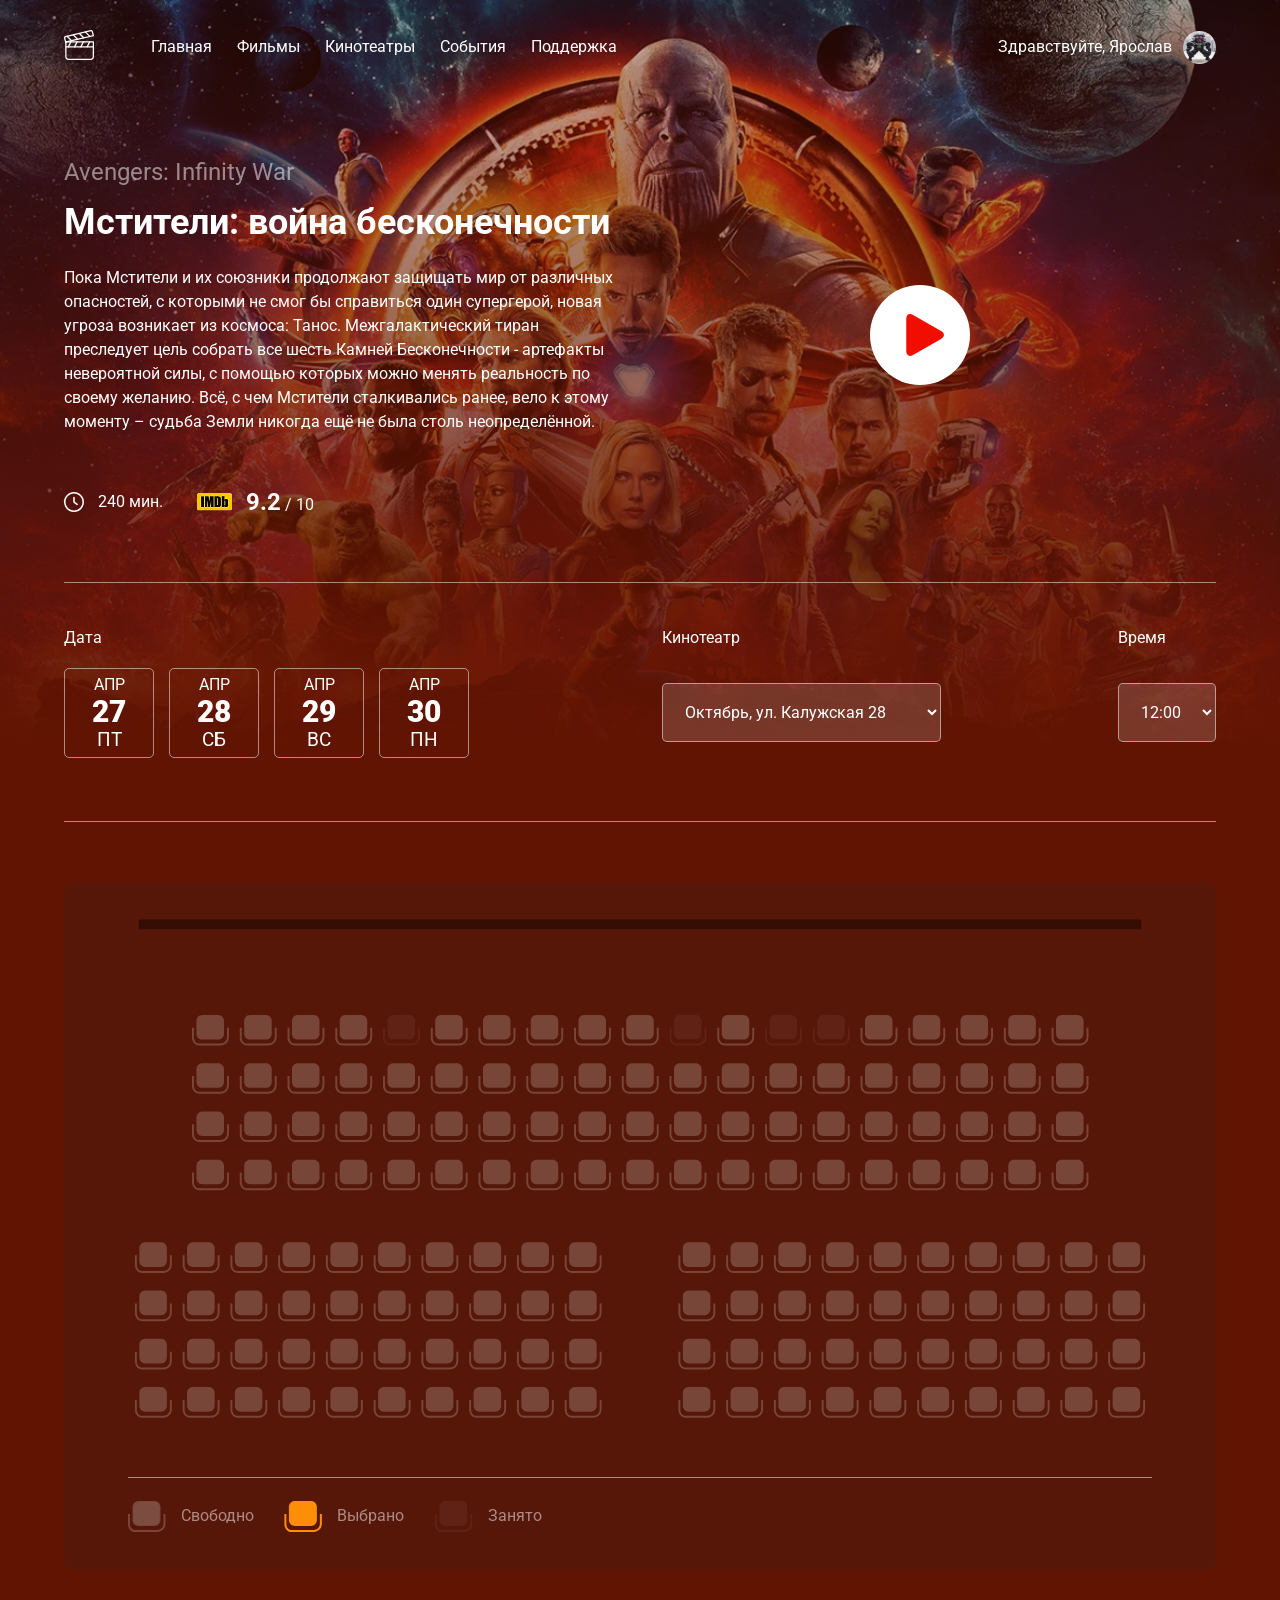
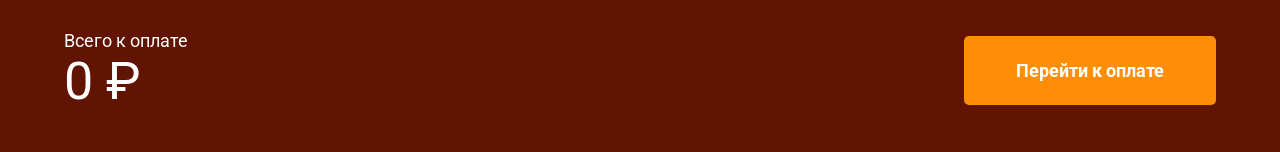
<file: 4день/index.html>
<!DOCTYPE html>
<html lang="en">
<head>
    <meta charset="UTF-8">
    <meta name="viewport" content="width=device-width, initial-scale=1.0">
    <link rel="preconnect" href="https://fonts.googleapis.com">
<link rel="preconnect" href="https://fonts.gstatic.com" crossorigin>
<link href="https://fonts.googleapis.com/css2?family=Roboto:ital,wght@0,100..900;1,100..900&display=swap" rel="stylesheet">
<link rel="stylesheet" href="https://cdn.jsdelivr.net/npm/@fancyapps/ui@4.0/dist/fancybox.css" />
    <link rel="stylesheet" href="css/normalize.css">
    <link rel="stylesheet" href="css/style.css">
    <title>Online Cinema</title>
</head>
<body>
    <header class="header">
        <div class="navbar container">
             <a href="#">
            <img src="image/logo.svg" alt="loga">
        </a>
        <nav class="nav">
            <ul class="menu">
                <li class="menu-item">
                    <a href="#" class="menu-link">Главная</a>
                </li>
                <li class="menu-item">
                    <a href="#" class="menu-link">Фильмы</a>
                </li>
                <li class="menu-item">
                    <a href="#" class="menu-link">Кинотеатры</a>
                </li>
                <li class="menu-item">
                    <a href="#" class="menu-link">События</a>
                </li>
                <li class="menu-item">
                    <a href="#" class="menu-link">Поддержка</a>
                </li>
            </ul>
        </nav>
        <div class="user">
            <span class="">Здравствуйте, Ярослав</span>
            <img class="avatar" src="image/dhZSL.jpg" alt="картинка">
        </div>
        </div><!-- /.navbar -->
        <div class="film container"> 
            <div class="film-info">
                <small class="film-title-small">Avengers: Infinity War</small>
                <h1 class="film-title">Мстители: война бесконечности</h1>
                <p class="film-description">Пока Мстители и их союзники продолжают защищать мир от различных опасностей, с которыми не смог бы справиться один супергерой, новая угроза возникает из космоса: Танос. Межгалактический тиран преследует цель собрать все шесть Камней Бесконечности - артефакты невероятной силы, с помощью которых можно менять реальность по своему желанию. Всё, с чем Мстители сталкивались ранее, вело к этому моменту – судьба Земли никогда ещё не была столь неопределённой.</p>
                <div class="film-details">
                <div class="time">
                    <img src="image/clock 1.svg" alt="clock" class="time-icon">
                    <span class="time-counter">240 мин.</span>
                </div>

                <div class="rating">
                    <img src="image/imdb.png" alt="imdb logo" class="rating-icon">
                    <span class="rating-counter">
                        <strong class="rating-current">9.2</strong> / 10
                    </span>
                </div>
            </div>
            <!-- /.film-details -->
            </div><!-- /.film-info -->
            <a
          data-fancybox="video-gallery"
          data-src="https://www.youtube.com/watch?v=6ZfuNTqbHE8&ab_channel=MarvelEntertainment" class="film-trailer"
          href="#"
          class="film-trailer"
            >
              <svg width="100" height="100" viewBox="0 0 100 100" fill="none" xmlns="http://www.w3.org/2000/svg">
<circle cx="50" cy="50" r="50" fill="white"/>
<g clip-path="url(#clip0_1_158)">
<path d="M43.0758 30.0033C39.3071 27.8416 36.2518 29.6125 36.2518 33.9556V66.0059C36.2518 70.3533 39.3071 72.1219 43.0758 69.9623L71.0893 53.8967C74.8592 51.7342 74.8592 48.2306 71.0893 46.0686L43.0758 30.0033Z" fill="#F20D01"/>
</g>
<defs>
<clipPath id="clip0_1_158">
<rect width="41.8013" height="41.8013" fill="white" transform="translate(34.1837 29.0816)"/>
</clipPath>
</defs>
</svg>
</a>
</div>
<!-- /.film -->
<div class="session container">

        <div class="session-date">
            <span class="session-label">Дата</span>

            <div class="session-date-block">
                <div class="session-date-item">
                    <span class="session-month">АПР</span>
                    <span class="session-day">27</span>
                    <span class="session-week">ПТ</span>
                </div>

                <div class="session-date-item">
                    <span class="session-month">АПР</span>
                    <span class="session-day">28</span>
                    <span class="session-week">СБ</span>
                </div>

                <div class="session-date-item">
                    <span class="session-month">АПР</span>
                    <span class="session-day">29</span>
                    <span class="session-week">ВС</span>
                </div>

                <div class="session-date-item">
                    <span class="session-month">АПР</span>
                    <span class="session-day">30</span>
                    <span class="session-week">ПН</span>
                </div>
            </div>
        </div>
        <!-- /.date -->
        <div class="session-cinema">
            <span class="session-label">Кинотеатр</span>

            <select class="select" name="cinema">
                <option value="Октябрь, ул. Калужская 28">
                    Октябрь, ул. Калужская 28
                </option>
                <option value="IMAX, ул. Ленина 12">
                    IMAX, ул. Ленина 12
                </option>
                <option value="CinemaMall, ул. Хороводная 5">
                    CinemaMall, ул. Хороводная 5
                </option>
            </select>
        </div>
        <!-- /.cinema -->
        <div class="session-time">
            <span class="session-label">Время</span>

            <select class="select" name="time">
                <option value="12:00">12:00</option>
                <option value="16:30">16:30</option>
                <option value="17:25">17:25</option>
            </select>
        </div>
        </div>
    </header>
    <div class="scheme container">
      <svg class="scheme-svg" viewBox="0 0 1170 600" fill="none" xmlns="http://www.w3.org/2000/svg">
        <path class="light" d="M128 115L201.04 48H968.96L1042 115H128Z" fill="url(#paint0_linear)" />
        <line x1="76" y1="43" x2="1094" y2="43" stroke="black" stroke-opacity="0.39" stroke-width="10" />
        <path
          d="M130 158.5C130 158.526 130.001 158.551 130.003 158.577C130.096 159.791 130.537 161.596 131.588 163.128C132.666 164.699 134.409 166 137 166H159.5C159.524 166 159.548 165.999 159.571 165.997C160.899 165.903 162.851 165.373 164.496 164.072C166.181 162.738 167.5 160.622 167.5 157.5V148H165.5V157.5C165.5 159.978 164.486 161.529 163.254 162.503C161.996 163.499 160.469 163.921 159.463 164H137C135.191 164 134.018 163.134 133.237 161.997C132.44 160.835 132.08 159.413 132 158.46V148H130V158.5ZM156.5 135H140.5C137.186 135 134.5 137.686 134.5 141V154C134.5 157.314 137.186 160 140.5 160H156.5C159.814 160 162.5 157.314 162.5 154V141C162.5 137.686 159.814 135 156.5 135Z"
        />
        <path
          d="M178.5 158.5C178.5 158.526 178.501 158.551 178.503 158.577C178.596 159.791 179.037 161.596 180.088 163.128C181.166 164.699 182.909 166 185.5 166H208C208.024 166 208.048 165.999 208.071 165.997C209.399 165.903 211.351 165.373 212.996 164.072C214.681 162.738 216 160.622 216 157.5V148H214V157.5C214 159.978 212.986 161.529 211.754 162.503C210.496 163.499 208.969 163.921 207.963 164H185.5C183.691 164 182.518 163.134 181.737 161.997C180.94 160.835 180.58 159.413 180.5 158.46V148H178.5V158.5ZM205 135H189C185.686 135 183 137.686 183 141V154C183 157.314 185.686 160 189 160H205C208.314 160 211 157.314 211 154V141C211 137.686 208.314 135 205 135Z"
        />
        <path
          d="M227 158.5C227 158.526 227.001 158.551 227.003 158.577C227.096 159.791 227.537 161.596 228.588 163.128C229.666 164.699 231.409 166 234 166H256.5C256.524 166 256.548 165.999 256.571 165.997C257.899 165.903 259.851 165.373 261.496 164.072C263.181 162.738 264.5 160.622 264.5 157.5V148H262.5V157.5C262.5 159.978 261.486 161.529 260.254 162.503C258.996 163.499 257.469 163.921 256.463 164H234C232.191 164 231.018 163.134 230.237 161.997C229.44 160.835 229.08 159.413 229 158.46V148H227V158.5ZM253.5 135H237.5C234.186 135 231.5 137.686 231.5 141V154C231.5 157.314 234.186 160 237.5 160H253.5C256.814 160 259.5 157.314 259.5 154V141C259.5 137.686 256.814 135 253.5 135Z"
        />
        <path
          d="M275.5 158.5C275.5 158.526 275.501 158.551 275.503 158.577C275.596 159.791 276.037 161.596 277.088 163.128C278.166 164.699 279.909 166 282.5 166H305C305.024 166 305.048 165.999 305.071 165.997C306.399 165.903 308.351 165.373 309.996 164.072C311.681 162.738 313 160.622 313 157.5V148H311V157.5C311 159.978 309.986 161.529 308.754 162.503C307.496 163.499 305.969 163.921 304.963 164H282.5C280.691 164 279.518 163.134 278.737 161.997C277.94 160.835 277.58 159.413 277.5 158.46V148H275.5V158.5ZM302 135H286C282.686 135 280 137.686 280 141V154C280 157.314 282.686 160 286 160H302C305.314 160 308 157.314 308 154V141C308 137.686 305.314 135 302 135Z"
        />
        <path
          class="booked"
          d="M324 158.5C324 158.526 324.001 158.551 324.003 158.577C324.096 159.791 324.537 161.596 325.588 163.128C326.666 164.699 328.409 166 331 166H353.5C353.524 166 353.548 165.999 353.571 165.997C354.899 165.903 356.851 165.373 358.496 164.072C360.181 162.738 361.5 160.622 361.5 157.5V148H359.5V157.5C359.5 159.978 358.486 161.529 357.254 162.503C355.996 163.499 354.469 163.921 353.463 164H331C329.191 164 328.018 163.134 327.237 161.997C326.44 160.835 326.08 159.413 326 158.46V148H324V158.5ZM350.5 135H334.5C331.186 135 328.5 137.686 328.5 141V154C328.5 157.314 331.186 160 334.5 160H350.5C353.814 160 356.5 157.314 356.5 154V141C356.5 137.686 353.814 135 350.5 135Z"
        />
        <path
          d="M372.5 158.5C372.5 158.526 372.501 158.551 372.503 158.577C372.596 159.791 373.037 161.596 374.088 163.128C375.166 164.699 376.909 166 379.5 166H402C402.024 166 402.048 165.999 402.071 165.997C403.399 165.903 405.351 165.373 406.996 164.072C408.681 162.738 410 160.622 410 157.5V148H408V157.5C408 159.978 406.986 161.529 405.754 162.503C404.496 163.499 402.969 163.921 401.963 164H379.5C377.691 164 376.518 163.134 375.737 161.997C374.94 160.835 374.58 159.413 374.5 158.46V148H372.5V158.5ZM399 135H383C379.686 135 377 137.686 377 141V154C377 157.314 379.686 160 383 160H399C402.314 160 405 157.314 405 154V141C405 137.686 402.314 135 399 135Z"
        />
        <path
          d="M421 158.5C421 158.526 421.001 158.551 421.003 158.577C421.096 159.791 421.537 161.596 422.588 163.128C423.666 164.699 425.409 166 428 166H450.5C450.524 166 450.548 165.999 450.571 165.997C451.899 165.903 453.851 165.373 455.496 164.072C457.181 162.738 458.5 160.622 458.5 157.5V148H456.5V157.5C456.5 159.978 455.486 161.529 454.254 162.503C452.996 163.499 451.469 163.921 450.463 164H428C426.191 164 425.018 163.134 424.237 161.997C423.44 160.835 423.08 159.413 423 158.46V148H421V158.5ZM447.5 135H431.5C428.186 135 425.5 137.686 425.5 141V154C425.5 157.314 428.186 160 431.5 160H447.5C450.814 160 453.5 157.314 453.5 154V141C453.5 137.686 450.814 135 447.5 135Z"
        />
        <path
          d="M469.5 158.5C469.5 158.526 469.501 158.551 469.503 158.577C469.596 159.791 470.037 161.596 471.088 163.128C472.166 164.699 473.909 166 476.5 166H499C499.024 166 499.048 165.999 499.071 165.997C500.399 165.903 502.351 165.373 503.996 164.072C505.681 162.738 507 160.622 507 157.5V148H505V157.5C505 159.978 503.986 161.529 502.754 162.503C501.496 163.499 499.969 163.921 498.963 164H476.5C474.691 164 473.518 163.134 472.737 161.997C471.94 160.835 471.58 159.413 471.5 158.46V148H469.5V158.5ZM496 135H480C476.686 135 474 137.686 474 141V154C474 157.314 476.686 160 480 160H496C499.314 160 502 157.314 502 154V141C502 137.686 499.314 135 496 135Z"
        />
        <path
          d="M518 158.5C518 158.526 518.001 158.551 518.003 158.577C518.096 159.791 518.537 161.596 519.588 163.128C520.666 164.699 522.409 166 525 166H547.5C547.524 166 547.548 165.999 547.571 165.997C548.899 165.903 550.851 165.373 552.496 164.072C554.181 162.738 555.5 160.622 555.5 157.5V148H553.5V157.5C553.5 159.978 552.486 161.529 551.254 162.503C549.996 163.499 548.469 163.921 547.463 164H525C523.191 164 522.018 163.134 521.237 161.997C520.44 160.835 520.08 159.413 520 158.46V148H518V158.5ZM544.5 135H528.5C525.186 135 522.5 137.686 522.5 141V154C522.5 157.314 525.186 160 528.5 160H544.5C547.814 160 550.5 157.314 550.5 154V141C550.5 137.686 547.814 135 544.5 135Z"
        />
        <path
          d="M566.5 158.5C566.5 158.526 566.501 158.551 566.503 158.577C566.596 159.791 567.037 161.596 568.088 163.128C569.166 164.699 570.909 166 573.5 166H596C596.024 166 596.048 165.999 596.071 165.997C597.399 165.903 599.351 165.373 600.996 164.072C602.681 162.738 604 160.622 604 157.5V148H602V157.5C602 159.978 600.986 161.529 599.754 162.503C598.496 163.499 596.969 163.921 595.963 164H573.5C571.691 164 570.518 163.134 569.737 161.997C568.94 160.835 568.58 159.413 568.5 158.46V148H566.5V158.5ZM593 135H577C573.686 135 571 137.686 571 141V154C571 157.314 573.686 160 577 160H593C596.314 160 599 157.314 599 154V141C599 137.686 596.314 135 593 135Z"
        />
        <path
          class="booked"
          d="M615 158.5C615 158.526 615.001 158.551 615.003 158.577C615.096 159.791 615.537 161.596 616.588 163.128C617.666 164.699 619.409 166 622 166H644.5C644.524 166 644.548 165.999 644.571 165.997C645.899 165.903 647.851 165.373 649.496 164.072C651.181 162.738 652.5 160.622 652.5 157.5V148H650.5V157.5C650.5 159.978 649.486 161.529 648.254 162.503C646.996 163.499 645.469 163.921 644.463 164H622C620.191 164 619.018 163.134 618.237 161.997C617.44 160.835 617.08 159.413 617 158.46V148H615V158.5ZM641.5 135H625.5C622.186 135 619.5 137.686 619.5 141V154C619.5 157.314 622.186 160 625.5 160H641.5C644.814 160 647.5 157.314 647.5 154V141C647.5 137.686 644.814 135 641.5 135Z"
        />
        <path
          d="M663.5 158.5C663.5 158.526 663.501 158.551 663.503 158.577C663.596 159.791 664.037 161.596 665.088 163.128C666.166 164.699 667.909 166 670.5 166H693C693.024 166 693.048 165.999 693.071 165.997C694.399 165.903 696.351 165.373 697.996 164.072C699.681 162.738 701 160.622 701 157.5V148H699V157.5C699 159.978 697.986 161.529 696.754 162.503C695.496 163.499 693.969 163.921 692.963 164H670.5C668.691 164 667.518 163.134 666.737 161.997C665.94 160.835 665.58 159.413 665.5 158.46V148H663.5V158.5ZM690 135H674C670.686 135 668 137.686 668 141V154C668 157.314 670.686 160 674 160H690C693.314 160 696 157.314 696 154V141C696 137.686 693.314 135 690 135Z"
        />
        <path
          class="booked"
          d="M712 158.5C712 158.526 712.001 158.551 712.003 158.577C712.096 159.791 712.537 161.596 713.588 163.128C714.666 164.699 716.409 166 719 166H741.5C741.524 166 741.548 165.999 741.571 165.997C742.899 165.903 744.851 165.373 746.496 164.072C748.181 162.738 749.5 160.622 749.5 157.5V148H747.5V157.5C747.5 159.978 746.486 161.529 745.254 162.503C743.996 163.499 742.469 163.921 741.463 164H719C717.191 164 716.018 163.134 715.237 161.997C714.44 160.835 714.08 159.413 714 158.46V148H712V158.5ZM738.5 135H722.5C719.186 135 716.5 137.686 716.5 141V154C716.5 157.314 719.186 160 722.5 160H738.5C741.814 160 744.5 157.314 744.5 154V141C744.5 137.686 741.814 135 738.5 135Z"
        />
        <path
          class="booked"
          d="M760.5 158.5C760.5 158.526 760.501 158.551 760.503 158.577C760.596 159.791 761.037 161.596 762.088 163.128C763.166 164.699 764.909 166 767.5 166H790C790.024 166 790.048 165.999 790.071 165.997C791.399 165.903 793.351 165.373 794.996 164.072C796.681 162.738 798 160.622 798 157.5V148H796V157.5C796 159.978 794.986 161.529 793.754 162.503C792.496 163.499 790.969 163.921 789.963 164H767.5C765.691 164 764.518 163.134 763.737 161.997C762.94 160.835 762.58 159.413 762.5 158.46V148H760.5V158.5ZM787 135H771C767.686 135 765 137.686 765 141V154C765 157.314 767.686 160 771 160H787C790.314 160 793 157.314 793 154V141C793 137.686 790.314 135 787 135Z"
        />
        <path
          d="M809 158.5C809 158.526 809.001 158.551 809.003 158.577C809.096 159.791 809.537 161.596 810.588 163.128C811.666 164.699 813.409 166 816 166H838.5C838.524 166 838.548 165.999 838.571 165.997C839.899 165.903 841.851 165.373 843.496 164.072C845.181 162.738 846.5 160.622 846.5 157.5V148H844.5V157.5C844.5 159.978 843.486 161.529 842.254 162.503C840.996 163.499 839.469 163.921 838.463 164H816C814.191 164 813.018 163.134 812.237 161.997C811.44 160.835 811.08 159.413 811 158.46V148H809V158.5ZM835.5 135H819.5C816.186 135 813.5 137.686 813.5 141V154C813.5 157.314 816.186 160 819.5 160H835.5C838.814 160 841.5 157.314 841.5 154V141C841.5 137.686 838.814 135 835.5 135Z"
        />
        <path
          d="M857.5 158.5C857.5 158.526 857.501 158.551 857.503 158.577C857.596 159.791 858.037 161.596 859.088 163.128C860.166 164.699 861.909 166 864.5 166H887C887.024 166 887.048 165.999 887.071 165.997C888.399 165.903 890.351 165.373 891.996 164.072C893.681 162.738 895 160.622 895 157.5V148H893V157.5C893 159.978 891.986 161.529 890.754 162.503C889.496 163.499 887.969 163.921 886.963 164H864.5C862.691 164 861.518 163.134 860.737 161.997C859.94 160.835 859.58 159.413 859.5 158.46V148H857.5V158.5ZM884 135H868C864.686 135 862 137.686 862 141V154C862 157.314 864.686 160 868 160H884C887.314 160 890 157.314 890 154V141C890 137.686 887.314 135 884 135Z"
        />
        <path
          d="M906 158.5C906 158.526 906.001 158.551 906.003 158.577C906.096 159.791 906.537 161.596 907.588 163.128C908.666 164.699 910.409 166 913 166H935.5C935.524 166 935.548 165.999 935.571 165.997C936.899 165.903 938.851 165.373 940.496 164.072C942.181 162.738 943.5 160.622 943.5 157.5V148H941.5V157.5C941.5 159.978 940.486 161.529 939.254 162.503C937.996 163.499 936.469 163.921 935.463 164H913C911.191 164 910.018 163.134 909.237 161.997C908.44 160.835 908.08 159.413 908 158.46V148H906V158.5ZM932.5 135H916.5C913.186 135 910.5 137.686 910.5 141V154C910.5 157.314 913.186 160 916.5 160H932.5C935.814 160 938.5 157.314 938.5 154V141C938.5 137.686 935.814 135 932.5 135Z"
        />
        <path
          d="M954.5 158.5C954.5 158.526 954.501 158.551 954.503 158.577C954.596 159.791 955.037 161.596 956.088 163.128C957.166 164.699 958.909 166 961.5 166H984C984.024 166 984.048 165.999 984.071 165.997C985.399 165.903 987.351 165.373 988.996 164.072C990.681 162.738 992 160.622 992 157.5V148H990V157.5C990 159.978 988.986 161.529 987.754 162.503C986.496 163.499 984.969 163.921 983.963 164H961.5C959.691 164 958.518 163.134 957.737 161.997C956.94 160.835 956.58 159.413 956.5 158.46V148H954.5V158.5ZM981 135H965C961.686 135 959 137.686 959 141V154C959 157.314 961.686 160 965 160H981C984.314 160 987 157.314 987 154V141C987 137.686 984.314 135 981 135Z"
        />
        <path
          d="M1003 158.5C1003 158.526 1003 158.551 1003 158.577C1003.1 159.791 1003.54 161.596 1004.59 163.128C1005.67 164.699 1007.41 166 1010 166H1032.5C1032.52 166 1032.55 165.999 1032.57 165.997C1033.9 165.903 1035.85 165.373 1037.5 164.072C1039.18 162.738 1040.5 160.622 1040.5 157.5V148H1038.5V157.5C1038.5 159.978 1037.49 161.529 1036.25 162.503C1035 163.499 1033.47 163.921 1032.46 164H1010C1008.19 164 1007.02 163.134 1006.24 161.997C1005.44 160.835 1005.08 159.413 1005 158.46V148H1003V158.5ZM1029.5 135H1013.5C1010.19 135 1007.5 137.686 1007.5 141V154C1007.5 157.314 1010.19 160 1013.5 160H1029.5C1032.81 160 1035.5 157.314 1035.5 154V141C1035.5 137.686 1032.81 135 1029.5 135Z"
        />
        <path
          d="M130 207.5C130 207.526 130.001 207.551 130.003 207.577C130.096 208.791 130.537 210.596 131.588 212.128C132.666 213.699 134.409 215 137 215H159.5C159.524 215 159.548 214.999 159.571 214.997C160.899 214.903 162.851 214.373 164.496 213.072C166.181 211.738 167.5 209.622 167.5 206.5V197H165.5V206.5C165.5 208.978 164.486 210.529 163.254 211.503C161.996 212.499 160.469 212.921 159.463 213H137C135.191 213 134.018 212.134 133.237 210.997C132.44 209.835 132.08 208.413 132 207.46V197H130V207.5ZM156.5 184H140.5C137.186 184 134.5 186.686 134.5 190V203C134.5 206.314 137.186 209 140.5 209H156.5C159.814 209 162.5 206.314 162.5 203V190C162.5 186.686 159.814 184 156.5 184Z"
        />
        <path
          d="M178.5 207.5C178.5 207.526 178.501 207.551 178.503 207.577C178.596 208.791 179.037 210.596 180.088 212.128C181.166 213.699 182.909 215 185.5 215H208C208.024 215 208.048 214.999 208.071 214.997C209.399 214.903 211.351 214.373 212.996 213.072C214.681 211.738 216 209.622 216 206.5V197H214V206.5C214 208.978 212.986 210.529 211.754 211.503C210.496 212.499 208.969 212.921 207.963 213H185.5C183.691 213 182.518 212.134 181.737 210.997C180.94 209.835 180.58 208.413 180.5 207.46V197H178.5V207.5ZM205 184H189C185.686 184 183 186.686 183 190V203C183 206.314 185.686 209 189 209H205C208.314 209 211 206.314 211 203V190C211 186.686 208.314 184 205 184Z"
        />
        <path
          d="M227 207.5C227 207.526 227.001 207.551 227.003 207.577C227.096 208.791 227.537 210.596 228.588 212.128C229.666 213.699 231.409 215 234 215H256.5C256.524 215 256.548 214.999 256.571 214.997C257.899 214.903 259.851 214.373 261.496 213.072C263.181 211.738 264.5 209.622 264.5 206.5V197H262.5V206.5C262.5 208.978 261.486 210.529 260.254 211.503C258.996 212.499 257.469 212.921 256.463 213H234C232.191 213 231.018 212.134 230.237 210.997C229.44 209.835 229.08 208.413 229 207.46V197H227V207.5ZM253.5 184H237.5C234.186 184 231.5 186.686 231.5 190V203C231.5 206.314 234.186 209 237.5 209H253.5C256.814 209 259.5 206.314 259.5 203V190C259.5 186.686 256.814 184 253.5 184Z"
        />
        <path
          d="M275.5 207.5C275.5 207.526 275.501 207.551 275.503 207.577C275.596 208.791 276.037 210.596 277.088 212.128C278.166 213.699 279.909 215 282.5 215H305C305.024 215 305.048 214.999 305.071 214.997C306.399 214.903 308.351 214.373 309.996 213.072C311.681 211.738 313 209.622 313 206.5V197H311V206.5C311 208.978 309.986 210.529 308.754 211.503C307.496 212.499 305.969 212.921 304.963 213H282.5C280.691 213 279.518 212.134 278.737 210.997C277.94 209.835 277.58 208.413 277.5 207.46V197H275.5V207.5ZM302 184H286C282.686 184 280 186.686 280 190V203C280 206.314 282.686 209 286 209H302C305.314 209 308 206.314 308 203V190C308 186.686 305.314 184 302 184Z"
        />
        <path
          d="M324 207.5C324 207.526 324.001 207.551 324.003 207.577C324.096 208.791 324.537 210.596 325.588 212.128C326.666 213.699 328.409 215 331 215H353.5C353.524 215 353.548 214.999 353.571 214.997C354.899 214.903 356.851 214.373 358.496 213.072C360.181 211.738 361.5 209.622 361.5 206.5V197H359.5V206.5C359.5 208.978 358.486 210.529 357.254 211.503C355.996 212.499 354.469 212.921 353.463 213H331C329.191 213 328.018 212.134 327.237 210.997C326.44 209.835 326.08 208.413 326 207.46V197H324V207.5ZM350.5 184H334.5C331.186 184 328.5 186.686 328.5 190V203C328.5 206.314 331.186 209 334.5 209H350.5C353.814 209 356.5 206.314 356.5 203V190C356.5 186.686 353.814 184 350.5 184Z"
        />
        <path
          d="M372.5 207.5C372.5 207.526 372.501 207.551 372.503 207.577C372.596 208.791 373.037 210.596 374.088 212.128C375.166 213.699 376.909 215 379.5 215H402C402.024 215 402.048 214.999 402.071 214.997C403.399 214.903 405.351 214.373 406.996 213.072C408.681 211.738 410 209.622 410 206.5V197H408V206.5C408 208.978 406.986 210.529 405.754 211.503C404.496 212.499 402.969 212.921 401.963 213H379.5C377.691 213 376.518 212.134 375.737 210.997C374.94 209.835 374.58 208.413 374.5 207.46V197H372.5V207.5ZM399 184H383C379.686 184 377 186.686 377 190V203C377 206.314 379.686 209 383 209H399C402.314 209 405 206.314 405 203V190C405 186.686 402.314 184 399 184Z"
        />
        <path
          d="M421 207.5C421 207.526 421.001 207.551 421.003 207.577C421.096 208.791 421.537 210.596 422.588 212.128C423.666 213.699 425.409 215 428 215H450.5C450.524 215 450.548 214.999 450.571 214.997C451.899 214.903 453.851 214.373 455.496 213.072C457.181 211.738 458.5 209.622 458.5 206.5V197H456.5V206.5C456.5 208.978 455.486 210.529 454.254 211.503C452.996 212.499 451.469 212.921 450.463 213H428C426.191 213 425.018 212.134 424.237 210.997C423.44 209.835 423.08 208.413 423 207.46V197H421V207.5ZM447.5 184H431.5C428.186 184 425.5 186.686 425.5 190V203C425.5 206.314 428.186 209 431.5 209H447.5C450.814 209 453.5 206.314 453.5 203V190C453.5 186.686 450.814 184 447.5 184Z"
        />
        <path
          d="M469.5 207.5C469.5 207.526 469.501 207.551 469.503 207.577C469.596 208.791 470.037 210.596 471.088 212.128C472.166 213.699 473.909 215 476.5 215H499C499.024 215 499.048 214.999 499.071 214.997C500.399 214.903 502.351 214.373 503.996 213.072C505.681 211.738 507 209.622 507 206.5V197H505V206.5C505 208.978 503.986 210.529 502.754 211.503C501.496 212.499 499.969 212.921 498.963 213H476.5C474.691 213 473.518 212.134 472.737 210.997C471.94 209.835 471.58 208.413 471.5 207.46V197H469.5V207.5ZM496 184H480C476.686 184 474 186.686 474 190V203C474 206.314 476.686 209 480 209H496C499.314 209 502 206.314 502 203V190C502 186.686 499.314 184 496 184Z"
        />
        <path
          d="M518 207.5C518 207.526 518.001 207.551 518.003 207.577C518.096 208.791 518.537 210.596 519.588 212.128C520.666 213.699 522.409 215 525 215H547.5C547.524 215 547.548 214.999 547.571 214.997C548.899 214.903 550.851 214.373 552.496 213.072C554.181 211.738 555.5 209.622 555.5 206.5V197H553.5V206.5C553.5 208.978 552.486 210.529 551.254 211.503C549.996 212.499 548.469 212.921 547.463 213H525C523.191 213 522.018 212.134 521.237 210.997C520.44 209.835 520.08 208.413 520 207.46V197H518V207.5ZM544.5 184H528.5C525.186 184 522.5 186.686 522.5 190V203C522.5 206.314 525.186 209 528.5 209H544.5C547.814 209 550.5 206.314 550.5 203V190C550.5 186.686 547.814 184 544.5 184Z"
        />
        <path
          d="M566.5 207.5C566.5 207.526 566.501 207.551 566.503 207.577C566.596 208.791 567.037 210.596 568.088 212.128C569.166 213.699 570.909 215 573.5 215H596C596.024 215 596.048 214.999 596.071 214.997C597.399 214.903 599.351 214.373 600.996 213.072C602.681 211.738 604 209.622 604 206.5V197H602V206.5C602 208.978 600.986 210.529 599.754 211.503C598.496 212.499 596.969 212.921 595.963 213H573.5C571.691 213 570.518 212.134 569.737 210.997C568.94 209.835 568.58 208.413 568.5 207.46V197H566.5V207.5ZM593 184H577C573.686 184 571 186.686 571 190V203C571 206.314 573.686 209 577 209H593C596.314 209 599 206.314 599 203V190C599 186.686 596.314 184 593 184Z"
        />
        <path
          d="M615 207.5C615 207.526 615.001 207.551 615.003 207.577C615.096 208.791 615.537 210.596 616.588 212.128C617.666 213.699 619.409 215 622 215H644.5C644.524 215 644.548 214.999 644.571 214.997C645.899 214.903 647.851 214.373 649.496 213.072C651.181 211.738 652.5 209.622 652.5 206.5V197H650.5V206.5C650.5 208.978 649.486 210.529 648.254 211.503C646.996 212.499 645.469 212.921 644.463 213H622C620.191 213 619.018 212.134 618.237 210.997C617.44 209.835 617.08 208.413 617 207.46V197H615V207.5ZM641.5 184H625.5C622.186 184 619.5 186.686 619.5 190V203C619.5 206.314 622.186 209 625.5 209H641.5C644.814 209 647.5 206.314 647.5 203V190C647.5 186.686 644.814 184 641.5 184Z"
        />
        <path
          d="M663.5 207.5C663.5 207.526 663.501 207.551 663.503 207.577C663.596 208.791 664.037 210.596 665.088 212.128C666.166 213.699 667.909 215 670.5 215H693C693.024 215 693.048 214.999 693.071 214.997C694.399 214.903 696.351 214.373 697.996 213.072C699.681 211.738 701 209.622 701 206.5V197H699V206.5C699 208.978 697.986 210.529 696.754 211.503C695.496 212.499 693.969 212.921 692.963 213H670.5C668.691 213 667.518 212.134 666.737 210.997C665.94 209.835 665.58 208.413 665.5 207.46V197H663.5V207.5ZM690 184H674C670.686 184 668 186.686 668 190V203C668 206.314 670.686 209 674 209H690C693.314 209 696 206.314 696 203V190C696 186.686 693.314 184 690 184Z"
        />
        <path
          d="M712 207.5C712 207.526 712.001 207.551 712.003 207.577C712.096 208.791 712.537 210.596 713.588 212.128C714.666 213.699 716.409 215 719 215H741.5C741.524 215 741.548 214.999 741.571 214.997C742.899 214.903 744.851 214.373 746.496 213.072C748.181 211.738 749.5 209.622 749.5 206.5V197H747.5V206.5C747.5 208.978 746.486 210.529 745.254 211.503C743.996 212.499 742.469 212.921 741.463 213H719C717.191 213 716.018 212.134 715.237 210.997C714.44 209.835 714.08 208.413 714 207.46V197H712V207.5ZM738.5 184H722.5C719.186 184 716.5 186.686 716.5 190V203C716.5 206.314 719.186 209 722.5 209H738.5C741.814 209 744.5 206.314 744.5 203V190C744.5 186.686 741.814 184 738.5 184Z"
        />
        <path
          d="M760.5 207.5C760.5 207.526 760.501 207.551 760.503 207.577C760.596 208.791 761.037 210.596 762.088 212.128C763.166 213.699 764.909 215 767.5 215H790C790.024 215 790.048 214.999 790.071 214.997C791.399 214.903 793.351 214.373 794.996 213.072C796.681 211.738 798 209.622 798 206.5V197H796V206.5C796 208.978 794.986 210.529 793.754 211.503C792.496 212.499 790.969 212.921 789.963 213H767.5C765.691 213 764.518 212.134 763.737 210.997C762.94 209.835 762.58 208.413 762.5 207.46V197H760.5V207.5ZM787 184H771C767.686 184 765 186.686 765 190V203C765 206.314 767.686 209 771 209H787C790.314 209 793 206.314 793 203V190C793 186.686 790.314 184 787 184Z"
        />
        <path
          d="M809 207.5C809 207.526 809.001 207.551 809.003 207.577C809.096 208.791 809.537 210.596 810.588 212.128C811.666 213.699 813.409 215 816 215H838.5C838.524 215 838.548 214.999 838.571 214.997C839.899 214.903 841.851 214.373 843.496 213.072C845.181 211.738 846.5 209.622 846.5 206.5V197H844.5V206.5C844.5 208.978 843.486 210.529 842.254 211.503C840.996 212.499 839.469 212.921 838.463 213H816C814.191 213 813.018 212.134 812.237 210.997C811.44 209.835 811.08 208.413 811 207.46V197H809V207.5ZM835.5 184H819.5C816.186 184 813.5 186.686 813.5 190V203C813.5 206.314 816.186 209 819.5 209H835.5C838.814 209 841.5 206.314 841.5 203V190C841.5 186.686 838.814 184 835.5 184Z"
        />
        <path
          d="M857.5 207.5C857.5 207.526 857.501 207.551 857.503 207.577C857.596 208.791 858.037 210.596 859.088 212.128C860.166 213.699 861.909 215 864.5 215H887C887.024 215 887.048 214.999 887.071 214.997C888.399 214.903 890.351 214.373 891.996 213.072C893.681 211.738 895 209.622 895 206.5V197H893V206.5C893 208.978 891.986 210.529 890.754 211.503C889.496 212.499 887.969 212.921 886.963 213H864.5C862.691 213 861.518 212.134 860.737 210.997C859.94 209.835 859.58 208.413 859.5 207.46V197H857.5V207.5ZM884 184H868C864.686 184 862 186.686 862 190V203C862 206.314 864.686 209 868 209H884C887.314 209 890 206.314 890 203V190C890 186.686 887.314 184 884 184Z"
        />
        <path
          d="M906 207.5C906 207.526 906.001 207.551 906.003 207.577C906.096 208.791 906.537 210.596 907.588 212.128C908.666 213.699 910.409 215 913 215H935.5C935.524 215 935.548 214.999 935.571 214.997C936.899 214.903 938.851 214.373 940.496 213.072C942.181 211.738 943.5 209.622 943.5 206.5V197H941.5V206.5C941.5 208.978 940.486 210.529 939.254 211.503C937.996 212.499 936.469 212.921 935.463 213H913C911.191 213 910.018 212.134 909.237 210.997C908.44 209.835 908.08 208.413 908 207.46V197H906V207.5ZM932.5 184H916.5C913.186 184 910.5 186.686 910.5 190V203C910.5 206.314 913.186 209 916.5 209H932.5C935.814 209 938.5 206.314 938.5 203V190C938.5 186.686 935.814 184 932.5 184Z"
        />
        <path
          d="M954.5 207.5C954.5 207.526 954.501 207.551 954.503 207.577C954.596 208.791 955.037 210.596 956.088 212.128C957.166 213.699 958.909 215 961.5 215H984C984.024 215 984.048 214.999 984.071 214.997C985.399 214.903 987.351 214.373 988.996 213.072C990.681 211.738 992 209.622 992 206.5V197H990V206.5C990 208.978 988.986 210.529 987.754 211.503C986.496 212.499 984.969 212.921 983.963 213H961.5C959.691 213 958.518 212.134 957.737 210.997C956.94 209.835 956.58 208.413 956.5 207.46V197H954.5V207.5ZM981 184H965C961.686 184 959 186.686 959 190V203C959 206.314 961.686 209 965 209H981C984.314 209 987 206.314 987 203V190C987 186.686 984.314 184 981 184Z"
        />
        <path
          d="M1003 207.5C1003 207.526 1003 207.551 1003 207.577C1003.1 208.791 1003.54 210.596 1004.59 212.128C1005.67 213.699 1007.41 215 1010 215H1032.5C1032.52 215 1032.55 214.999 1032.57 214.997C1033.9 214.903 1035.85 214.373 1037.5 213.072C1039.18 211.738 1040.5 209.622 1040.5 206.5V197H1038.5V206.5C1038.5 208.978 1037.49 210.529 1036.25 211.503C1035 212.499 1033.47 212.921 1032.46 213H1010C1008.19 213 1007.02 212.134 1006.24 210.997C1005.44 209.835 1005.08 208.413 1005 207.46V197H1003V207.5ZM1029.5 184H1013.5C1010.19 184 1007.5 186.686 1007.5 190V203C1007.5 206.314 1010.19 209 1013.5 209H1029.5C1032.81 209 1035.5 206.314 1035.5 203V190C1035.5 186.686 1032.81 184 1029.5 184Z"
        />
        <path
          d="M130 256.5C130 256.526 130.001 256.551 130.003 256.577C130.096 257.791 130.537 259.596 131.588 261.128C132.666 262.699 134.409 264 137 264H159.5C159.524 264 159.548 263.999 159.571 263.997C160.899 263.903 162.851 263.373 164.496 262.072C166.181 260.738 167.5 258.622 167.5 255.5V246H165.5V255.5C165.5 257.978 164.486 259.529 163.254 260.503C161.996 261.499 160.469 261.921 159.463 262H137C135.191 262 134.018 261.134 133.237 259.997C132.44 258.835 132.08 257.413 132 256.46V246H130V256.5ZM156.5 233H140.5C137.186 233 134.5 235.686 134.5 239V252C134.5 255.314 137.186 258 140.5 258H156.5C159.814 258 162.5 255.314 162.5 252V239C162.5 235.686 159.814 233 156.5 233Z"
        />
        <path
          d="M178.5 256.5C178.5 256.526 178.501 256.551 178.503 256.577C178.596 257.791 179.037 259.596 180.088 261.128C181.166 262.699 182.909 264 185.5 264H208C208.024 264 208.048 263.999 208.071 263.997C209.399 263.903 211.351 263.373 212.996 262.072C214.681 260.738 216 258.622 216 255.5V246H214V255.5C214 257.978 212.986 259.529 211.754 260.503C210.496 261.499 208.969 261.921 207.963 262H185.5C183.691 262 182.518 261.134 181.737 259.997C180.94 258.835 180.58 257.413 180.5 256.46V246H178.5V256.5ZM205 233H189C185.686 233 183 235.686 183 239V252C183 255.314 185.686 258 189 258H205C208.314 258 211 255.314 211 252V239C211 235.686 208.314 233 205 233Z"
        />
        <path
          d="M227 256.5C227 256.526 227.001 256.551 227.003 256.577C227.096 257.791 227.537 259.596 228.588 261.128C229.666 262.699 231.409 264 234 264H256.5C256.524 264 256.548 263.999 256.571 263.997C257.899 263.903 259.851 263.373 261.496 262.072C263.181 260.738 264.5 258.622 264.5 255.5V246H262.5V255.5C262.5 257.978 261.486 259.529 260.254 260.503C258.996 261.499 257.469 261.921 256.463 262H234C232.191 262 231.018 261.134 230.237 259.997C229.44 258.835 229.08 257.413 229 256.46V246H227V256.5ZM253.5 233H237.5C234.186 233 231.5 235.686 231.5 239V252C231.5 255.314 234.186 258 237.5 258H253.5C256.814 258 259.5 255.314 259.5 252V239C259.5 235.686 256.814 233 253.5 233Z"
        />
        <path
          d="M275.5 256.5C275.5 256.526 275.501 256.551 275.503 256.577C275.596 257.791 276.037 259.596 277.088 261.128C278.166 262.699 279.909 264 282.5 264H305C305.024 264 305.048 263.999 305.071 263.997C306.399 263.903 308.351 263.373 309.996 262.072C311.681 260.738 313 258.622 313 255.5V246H311V255.5C311 257.978 309.986 259.529 308.754 260.503C307.496 261.499 305.969 261.921 304.963 262H282.5C280.691 262 279.518 261.134 278.737 259.997C277.94 258.835 277.58 257.413 277.5 256.46V246H275.5V256.5ZM302 233H286C282.686 233 280 235.686 280 239V252C280 255.314 282.686 258 286 258H302C305.314 258 308 255.314 308 252V239C308 235.686 305.314 233 302 233Z"
        />
        <path
          d="M324 256.5C324 256.526 324.001 256.551 324.003 256.577C324.096 257.791 324.537 259.596 325.588 261.128C326.666 262.699 328.409 264 331 264H353.5C353.524 264 353.548 263.999 353.571 263.997C354.899 263.903 356.851 263.373 358.496 262.072C360.181 260.738 361.5 258.622 361.5 255.5V246H359.5V255.5C359.5 257.978 358.486 259.529 357.254 260.503C355.996 261.499 354.469 261.921 353.463 262H331C329.191 262 328.018 261.134 327.237 259.997C326.44 258.835 326.08 257.413 326 256.46V246H324V256.5ZM350.5 233H334.5C331.186 233 328.5 235.686 328.5 239V252C328.5 255.314 331.186 258 334.5 258H350.5C353.814 258 356.5 255.314 356.5 252V239C356.5 235.686 353.814 233 350.5 233Z"
        />
        <path
          d="M372.5 256.5C372.5 256.526 372.501 256.551 372.503 256.577C372.596 257.791 373.037 259.596 374.088 261.128C375.166 262.699 376.909 264 379.5 264H402C402.024 264 402.048 263.999 402.071 263.997C403.399 263.903 405.351 263.373 406.996 262.072C408.681 260.738 410 258.622 410 255.5V246H408V255.5C408 257.978 406.986 259.529 405.754 260.503C404.496 261.499 402.969 261.921 401.963 262H379.5C377.691 262 376.518 261.134 375.737 259.997C374.94 258.835 374.58 257.413 374.5 256.46V246H372.5V256.5ZM399 233H383C379.686 233 377 235.686 377 239V252C377 255.314 379.686 258 383 258H399C402.314 258 405 255.314 405 252V239C405 235.686 402.314 233 399 233Z"
        />
        <path
          d="M421 256.5C421 256.526 421.001 256.551 421.003 256.577C421.096 257.791 421.537 259.596 422.588 261.128C423.666 262.699 425.409 264 428 264H450.5C450.524 264 450.548 263.999 450.571 263.997C451.899 263.903 453.851 263.373 455.496 262.072C457.181 260.738 458.5 258.622 458.5 255.5V246H456.5V255.5C456.5 257.978 455.486 259.529 454.254 260.503C452.996 261.499 451.469 261.921 450.463 262H428C426.191 262 425.018 261.134 424.237 259.997C423.44 258.835 423.08 257.413 423 256.46V246H421V256.5ZM447.5 233H431.5C428.186 233 425.5 235.686 425.5 239V252C425.5 255.314 428.186 258 431.5 258H447.5C450.814 258 453.5 255.314 453.5 252V239C453.5 235.686 450.814 233 447.5 233Z"
        />
        <path
          d="M469.5 256.5C469.5 256.526 469.501 256.551 469.503 256.577C469.596 257.791 470.037 259.596 471.088 261.128C472.166 262.699 473.909 264 476.5 264H499C499.024 264 499.048 263.999 499.071 263.997C500.399 263.903 502.351 263.373 503.996 262.072C505.681 260.738 507 258.622 507 255.5V246H505V255.5C505 257.978 503.986 259.529 502.754 260.503C501.496 261.499 499.969 261.921 498.963 262H476.5C474.691 262 473.518 261.134 472.737 259.997C471.94 258.835 471.58 257.413 471.5 256.46V246H469.5V256.5ZM496 233H480C476.686 233 474 235.686 474 239V252C474 255.314 476.686 258 480 258H496C499.314 258 502 255.314 502 252V239C502 235.686 499.314 233 496 233Z"
        />
        <path
          d="M518 256.5C518 256.526 518.001 256.551 518.003 256.577C518.096 257.791 518.537 259.596 519.588 261.128C520.666 262.699 522.409 264 525 264H547.5C547.524 264 547.548 263.999 547.571 263.997C548.899 263.903 550.851 263.373 552.496 262.072C554.181 260.738 555.5 258.622 555.5 255.5V246H553.5V255.5C553.5 257.978 552.486 259.529 551.254 260.503C549.996 261.499 548.469 261.921 547.463 262H525C523.191 262 522.018 261.134 521.237 259.997C520.44 258.835 520.08 257.413 520 256.46V246H518V256.5ZM544.5 233H528.5C525.186 233 522.5 235.686 522.5 239V252C522.5 255.314 525.186 258 528.5 258H544.5C547.814 258 550.5 255.314 550.5 252V239C550.5 235.686 547.814 233 544.5 233Z"
        />
        <path
          d="M566.5 256.5C566.5 256.526 566.501 256.551 566.503 256.577C566.596 257.791 567.037 259.596 568.088 261.128C569.166 262.699 570.909 264 573.5 264H596C596.024 264 596.048 263.999 596.071 263.997C597.399 263.903 599.351 263.373 600.996 262.072C602.681 260.738 604 258.622 604 255.5V246H602V255.5C602 257.978 600.986 259.529 599.754 260.503C598.496 261.499 596.969 261.921 595.963 262H573.5C571.691 262 570.518 261.134 569.737 259.997C568.94 258.835 568.58 257.413 568.5 256.46V246H566.5V256.5ZM593 233H577C573.686 233 571 235.686 571 239V252C571 255.314 573.686 258 577 258H593C596.314 258 599 255.314 599 252V239C599 235.686 596.314 233 593 233Z"
        />
        <path
          d="M615 256.5C615 256.526 615.001 256.551 615.003 256.577C615.096 257.791 615.537 259.596 616.588 261.128C617.666 262.699 619.409 264 622 264H644.5C644.524 264 644.548 263.999 644.571 263.997C645.899 263.903 647.851 263.373 649.496 262.072C651.181 260.738 652.5 258.622 652.5 255.5V246H650.5V255.5C650.5 257.978 649.486 259.529 648.254 260.503C646.996 261.499 645.469 261.921 644.463 262H622C620.191 262 619.018 261.134 618.237 259.997C617.44 258.835 617.08 257.413 617 256.46V246H615V256.5ZM641.5 233H625.5C622.186 233 619.5 235.686 619.5 239V252C619.5 255.314 622.186 258 625.5 258H641.5C644.814 258 647.5 255.314 647.5 252V239C647.5 235.686 644.814 233 641.5 233Z"
        />
        <path
          d="M663.5 256.5C663.5 256.526 663.501 256.551 663.503 256.577C663.596 257.791 664.037 259.596 665.088 261.128C666.166 262.699 667.909 264 670.5 264H693C693.024 264 693.048 263.999 693.071 263.997C694.399 263.903 696.351 263.373 697.996 262.072C699.681 260.738 701 258.622 701 255.5V246H699V255.5C699 257.978 697.986 259.529 696.754 260.503C695.496 261.499 693.969 261.921 692.963 262H670.5C668.691 262 667.518 261.134 666.737 259.997C665.94 258.835 665.58 257.413 665.5 256.46V246H663.5V256.5ZM690 233H674C670.686 233 668 235.686 668 239V252C668 255.314 670.686 258 674 258H690C693.314 258 696 255.314 696 252V239C696 235.686 693.314 233 690 233Z"
        />
        <path
          d="M712 256.5C712 256.526 712.001 256.551 712.003 256.577C712.096 257.791 712.537 259.596 713.588 261.128C714.666 262.699 716.409 264 719 264H741.5C741.524 264 741.548 263.999 741.571 263.997C742.899 263.903 744.851 263.373 746.496 262.072C748.181 260.738 749.5 258.622 749.5 255.5V246H747.5V255.5C747.5 257.978 746.486 259.529 745.254 260.503C743.996 261.499 742.469 261.921 741.463 262H719C717.191 262 716.018 261.134 715.237 259.997C714.44 258.835 714.08 257.413 714 256.46V246H712V256.5ZM738.5 233H722.5C719.186 233 716.5 235.686 716.5 239V252C716.5 255.314 719.186 258 722.5 258H738.5C741.814 258 744.5 255.314 744.5 252V239C744.5 235.686 741.814 233 738.5 233Z"
        />
        <path
          d="M760.5 256.5C760.5 256.526 760.501 256.551 760.503 256.577C760.596 257.791 761.037 259.596 762.088 261.128C763.166 262.699 764.909 264 767.5 264H790C790.024 264 790.048 263.999 790.071 263.997C791.399 263.903 793.351 263.373 794.996 262.072C796.681 260.738 798 258.622 798 255.5V246H796V255.5C796 257.978 794.986 259.529 793.754 260.503C792.496 261.499 790.969 261.921 789.963 262H767.5C765.691 262 764.518 261.134 763.737 259.997C762.94 258.835 762.58 257.413 762.5 256.46V246H760.5V256.5ZM787 233H771C767.686 233 765 235.686 765 239V252C765 255.314 767.686 258 771 258H787C790.314 258 793 255.314 793 252V239C793 235.686 790.314 233 787 233Z"
        />
        <path
          d="M809 256.5C809 256.526 809.001 256.551 809.003 256.577C809.096 257.791 809.537 259.596 810.588 261.128C811.666 262.699 813.409 264 816 264H838.5C838.524 264 838.548 263.999 838.571 263.997C839.899 263.903 841.851 263.373 843.496 262.072C845.181 260.738 846.5 258.622 846.5 255.5V246H844.5V255.5C844.5 257.978 843.486 259.529 842.254 260.503C840.996 261.499 839.469 261.921 838.463 262H816C814.191 262 813.018 261.134 812.237 259.997C811.44 258.835 811.08 257.413 811 256.46V246H809V256.5ZM835.5 233H819.5C816.186 233 813.5 235.686 813.5 239V252C813.5 255.314 816.186 258 819.5 258H835.5C838.814 258 841.5 255.314 841.5 252V239C841.5 235.686 838.814 233 835.5 233Z"
        />
        <path
          d="M857.5 256.5C857.5 256.526 857.501 256.551 857.503 256.577C857.596 257.791 858.037 259.596 859.088 261.128C860.166 262.699 861.909 264 864.5 264H887C887.024 264 887.048 263.999 887.071 263.997C888.399 263.903 890.351 263.373 891.996 262.072C893.681 260.738 895 258.622 895 255.5V246H893V255.5C893 257.978 891.986 259.529 890.754 260.503C889.496 261.499 887.969 261.921 886.963 262H864.5C862.691 262 861.518 261.134 860.737 259.997C859.94 258.835 859.58 257.413 859.5 256.46V246H857.5V256.5ZM884 233H868C864.686 233 862 235.686 862 239V252C862 255.314 864.686 258 868 258H884C887.314 258 890 255.314 890 252V239C890 235.686 887.314 233 884 233Z"
        />
        <path
          d="M906 256.5C906 256.526 906.001 256.551 906.003 256.577C906.096 257.791 906.537 259.596 907.588 261.128C908.666 262.699 910.409 264 913 264H935.5C935.524 264 935.548 263.999 935.571 263.997C936.899 263.903 938.851 263.373 940.496 262.072C942.181 260.738 943.5 258.622 943.5 255.5V246H941.5V255.5C941.5 257.978 940.486 259.529 939.254 260.503C937.996 261.499 936.469 261.921 935.463 262H913C911.191 262 910.018 261.134 909.237 259.997C908.44 258.835 908.08 257.413 908 256.46V246H906V256.5ZM932.5 233H916.5C913.186 233 910.5 235.686 910.5 239V252C910.5 255.314 913.186 258 916.5 258H932.5C935.814 258 938.5 255.314 938.5 252V239C938.5 235.686 935.814 233 932.5 233Z"
        />
        <path
          d="M954.5 256.5C954.5 256.526 954.501 256.551 954.503 256.577C954.596 257.791 955.037 259.596 956.088 261.128C957.166 262.699 958.909 264 961.5 264H984C984.024 264 984.048 263.999 984.071 263.997C985.399 263.903 987.351 263.373 988.996 262.072C990.681 260.738 992 258.622 992 255.5V246H990V255.5C990 257.978 988.986 259.529 987.754 260.503C986.496 261.499 984.969 261.921 983.963 262H961.5C959.691 262 958.518 261.134 957.737 259.997C956.94 258.835 956.58 257.413 956.5 256.46V246H954.5V256.5ZM981 233H965C961.686 233 959 235.686 959 239V252C959 255.314 961.686 258 965 258H981C984.314 258 987 255.314 987 252V239C987 235.686 984.314 233 981 233Z"
        />
        <path
          d="M1003 256.5C1003 256.526 1003 256.551 1003 256.577C1003.1 257.791 1003.54 259.596 1004.59 261.128C1005.67 262.699 1007.41 264 1010 264H1032.5C1032.52 264 1032.55 263.999 1032.57 263.997C1033.9 263.903 1035.85 263.373 1037.5 262.072C1039.18 260.738 1040.5 258.622 1040.5 255.5V246H1038.5V255.5C1038.5 257.978 1037.49 259.529 1036.25 260.503C1035 261.499 1033.47 261.921 1032.46 262H1010C1008.19 262 1007.02 261.134 1006.24 259.997C1005.44 258.835 1005.08 257.413 1005 256.46V246H1003V256.5ZM1029.5 233H1013.5C1010.19 233 1007.5 235.686 1007.5 239V252C1007.5 255.314 1010.19 258 1013.5 258H1029.5C1032.81 258 1035.5 255.314 1035.5 252V239C1035.5 235.686 1032.81 233 1029.5 233Z"
        />
        <path
          d="M130 305.5C130 305.526 130.001 305.551 130.003 305.577C130.096 306.791 130.537 308.596 131.588 310.128C132.666 311.699 134.409 313 137 313H159.5C159.524 313 159.548 312.999 159.571 312.997C160.899 312.903 162.851 312.373 164.496 311.072C166.181 309.738 167.5 307.622 167.5 304.5V295H165.5V304.5C165.5 306.978 164.486 308.529 163.254 309.503C161.996 310.499 160.469 310.921 159.463 311H137C135.191 311 134.018 310.134 133.237 308.997C132.44 307.835 132.08 306.413 132 305.46V295H130V305.5ZM156.5 282H140.5C137.186 282 134.5 284.686 134.5 288V301C134.5 304.314 137.186 307 140.5 307H156.5C159.814 307 162.5 304.314 162.5 301V288C162.5 284.686 159.814 282 156.5 282Z"
        />
        <path
          d="M178.5 305.5C178.5 305.526 178.501 305.551 178.503 305.577C178.596 306.791 179.037 308.596 180.088 310.128C181.166 311.699 182.909 313 185.5 313H208C208.024 313 208.048 312.999 208.071 312.997C209.399 312.903 211.351 312.373 212.996 311.072C214.681 309.738 216 307.622 216 304.5V295H214V304.5C214 306.978 212.986 308.529 211.754 309.503C210.496 310.499 208.969 310.921 207.963 311H185.5C183.691 311 182.518 310.134 181.737 308.997C180.94 307.835 180.58 306.413 180.5 305.46V295H178.5V305.5ZM205 282H189C185.686 282 183 284.686 183 288V301C183 304.314 185.686 307 189 307H205C208.314 307 211 304.314 211 301V288C211 284.686 208.314 282 205 282Z"
        />
        <path
          d="M227 305.5C227 305.526 227.001 305.551 227.003 305.577C227.096 306.791 227.537 308.596 228.588 310.128C229.666 311.699 231.409 313 234 313H256.5C256.524 313 256.548 312.999 256.571 312.997C257.899 312.903 259.851 312.373 261.496 311.072C263.181 309.738 264.5 307.622 264.5 304.5V295H262.5V304.5C262.5 306.978 261.486 308.529 260.254 309.503C258.996 310.499 257.469 310.921 256.463 311H234C232.191 311 231.018 310.134 230.237 308.997C229.44 307.835 229.08 306.413 229 305.46V295H227V305.5ZM253.5 282H237.5C234.186 282 231.5 284.686 231.5 288V301C231.5 304.314 234.186 307 237.5 307H253.5C256.814 307 259.5 304.314 259.5 301V288C259.5 284.686 256.814 282 253.5 282Z"
        />
        <path
          d="M275.5 305.5C275.5 305.526 275.501 305.551 275.503 305.577C275.596 306.791 276.037 308.596 277.088 310.128C278.166 311.699 279.909 313 282.5 313H305C305.024 313 305.048 312.999 305.071 312.997C306.399 312.903 308.351 312.373 309.996 311.072C311.681 309.738 313 307.622 313 304.5V295H311V304.5C311 306.978 309.986 308.529 308.754 309.503C307.496 310.499 305.969 310.921 304.963 311H282.5C280.691 311 279.518 310.134 278.737 308.997C277.94 307.835 277.58 306.413 277.5 305.46V295H275.5V305.5ZM302 282H286C282.686 282 280 284.686 280 288V301C280 304.314 282.686 307 286 307H302C305.314 307 308 304.314 308 301V288C308 284.686 305.314 282 302 282Z"
        />
        <path
          d="M324 305.5C324 305.526 324.001 305.551 324.003 305.577C324.096 306.791 324.537 308.596 325.588 310.128C326.666 311.699 328.409 313 331 313H353.5C353.524 313 353.548 312.999 353.571 312.997C354.899 312.903 356.851 312.373 358.496 311.072C360.181 309.738 361.5 307.622 361.5 304.5V295H359.5V304.5C359.5 306.978 358.486 308.529 357.254 309.503C355.996 310.499 354.469 310.921 353.463 311H331C329.191 311 328.018 310.134 327.237 308.997C326.44 307.835 326.08 306.413 326 305.46V295H324V305.5ZM350.5 282H334.5C331.186 282 328.5 284.686 328.5 288V301C328.5 304.314 331.186 307 334.5 307H350.5C353.814 307 356.5 304.314 356.5 301V288C356.5 284.686 353.814 282 350.5 282Z"
        />
        <path
          d="M372.5 305.5C372.5 305.526 372.501 305.551 372.503 305.577C372.596 306.791 373.037 308.596 374.088 310.128C375.166 311.699 376.909 313 379.5 313H402C402.024 313 402.048 312.999 402.071 312.997C403.399 312.903 405.351 312.373 406.996 311.072C408.681 309.738 410 307.622 410 304.5V295H408V304.5C408 306.978 406.986 308.529 405.754 309.503C404.496 310.499 402.969 310.921 401.963 311H379.5C377.691 311 376.518 310.134 375.737 308.997C374.94 307.835 374.58 306.413 374.5 305.46V295H372.5V305.5ZM399 282H383C379.686 282 377 284.686 377 288V301C377 304.314 379.686 307 383 307H399C402.314 307 405 304.314 405 301V288C405 284.686 402.314 282 399 282Z"
        />
        <path
          d="M421 305.5C421 305.526 421.001 305.551 421.003 305.577C421.096 306.791 421.537 308.596 422.588 310.128C423.666 311.699 425.409 313 428 313H450.5C450.524 313 450.548 312.999 450.571 312.997C451.899 312.903 453.851 312.373 455.496 311.072C457.181 309.738 458.5 307.622 458.5 304.5V295H456.5V304.5C456.5 306.978 455.486 308.529 454.254 309.503C452.996 310.499 451.469 310.921 450.463 311H428C426.191 311 425.018 310.134 424.237 308.997C423.44 307.835 423.08 306.413 423 305.46V295H421V305.5ZM447.5 282H431.5C428.186 282 425.5 284.686 425.5 288V301C425.5 304.314 428.186 307 431.5 307H447.5C450.814 307 453.5 304.314 453.5 301V288C453.5 284.686 450.814 282 447.5 282Z"
        />
        <path
          d="M469.5 305.5C469.5 305.526 469.501 305.551 469.503 305.577C469.596 306.791 470.037 308.596 471.088 310.128C472.166 311.699 473.909 313 476.5 313H499C499.024 313 499.048 312.999 499.071 312.997C500.399 312.903 502.351 312.373 503.996 311.072C505.681 309.738 507 307.622 507 304.5V295H505V304.5C505 306.978 503.986 308.529 502.754 309.503C501.496 310.499 499.969 310.921 498.963 311H476.5C474.691 311 473.518 310.134 472.737 308.997C471.94 307.835 471.58 306.413 471.5 305.46V295H469.5V305.5ZM496 282H480C476.686 282 474 284.686 474 288V301C474 304.314 476.686 307 480 307H496C499.314 307 502 304.314 502 301V288C502 284.686 499.314 282 496 282Z"
        />
        <path
          d="M518 305.5C518 305.526 518.001 305.551 518.003 305.577C518.096 306.791 518.537 308.596 519.588 310.128C520.666 311.699 522.409 313 525 313H547.5C547.524 313 547.548 312.999 547.571 312.997C548.899 312.903 550.851 312.373 552.496 311.072C554.181 309.738 555.5 307.622 555.5 304.5V295H553.5V304.5C553.5 306.978 552.486 308.529 551.254 309.503C549.996 310.499 548.469 310.921 547.463 311H525C523.191 311 522.018 310.134 521.237 308.997C520.44 307.835 520.08 306.413 520 305.46V295H518V305.5ZM544.5 282H528.5C525.186 282 522.5 284.686 522.5 288V301C522.5 304.314 525.186 307 528.5 307H544.5C547.814 307 550.5 304.314 550.5 301V288C550.5 284.686 547.814 282 544.5 282Z"
        />
        <path
          d="M566.5 305.5C566.5 305.526 566.501 305.551 566.503 305.577C566.596 306.791 567.037 308.596 568.088 310.128C569.166 311.699 570.909 313 573.5 313H596C596.024 313 596.048 312.999 596.071 312.997C597.399 312.903 599.351 312.373 600.996 311.072C602.681 309.738 604 307.622 604 304.5V295H602V304.5C602 306.978 600.986 308.529 599.754 309.503C598.496 310.499 596.969 310.921 595.963 311H573.5C571.691 311 570.518 310.134 569.737 308.997C568.94 307.835 568.58 306.413 568.5 305.46V295H566.5V305.5ZM593 282H577C573.686 282 571 284.686 571 288V301C571 304.314 573.686 307 577 307H593C596.314 307 599 304.314 599 301V288C599 284.686 596.314 282 593 282Z"
        />
        <path
          d="M615 305.5C615 305.526 615.001 305.551 615.003 305.577C615.096 306.791 615.537 308.596 616.588 310.128C617.666 311.699 619.409 313 622 313H644.5C644.524 313 644.548 312.999 644.571 312.997C645.899 312.903 647.851 312.373 649.496 311.072C651.181 309.738 652.5 307.622 652.5 304.5V295H650.5V304.5C650.5 306.978 649.486 308.529 648.254 309.503C646.996 310.499 645.469 310.921 644.463 311H622C620.191 311 619.018 310.134 618.237 308.997C617.44 307.835 617.08 306.413 617 305.46V295H615V305.5ZM641.5 282H625.5C622.186 282 619.5 284.686 619.5 288V301C619.5 304.314 622.186 307 625.5 307H641.5C644.814 307 647.5 304.314 647.5 301V288C647.5 284.686 644.814 282 641.5 282Z"
        />
        <path
          d="M663.5 305.5C663.5 305.526 663.501 305.551 663.503 305.577C663.596 306.791 664.037 308.596 665.088 310.128C666.166 311.699 667.909 313 670.5 313H693C693.024 313 693.048 312.999 693.071 312.997C694.399 312.903 696.351 312.373 697.996 311.072C699.681 309.738 701 307.622 701 304.5V295H699V304.5C699 306.978 697.986 308.529 696.754 309.503C695.496 310.499 693.969 310.921 692.963 311H670.5C668.691 311 667.518 310.134 666.737 308.997C665.94 307.835 665.58 306.413 665.5 305.46V295H663.5V305.5ZM690 282H674C670.686 282 668 284.686 668 288V301C668 304.314 670.686 307 674 307H690C693.314 307 696 304.314 696 301V288C696 284.686 693.314 282 690 282Z"
        />
        <path
          d="M712 305.5C712 305.526 712.001 305.551 712.003 305.577C712.096 306.791 712.537 308.596 713.588 310.128C714.666 311.699 716.409 313 719 313H741.5C741.524 313 741.548 312.999 741.571 312.997C742.899 312.903 744.851 312.373 746.496 311.072C748.181 309.738 749.5 307.622 749.5 304.5V295H747.5V304.5C747.5 306.978 746.486 308.529 745.254 309.503C743.996 310.499 742.469 310.921 741.463 311H719C717.191 311 716.018 310.134 715.237 308.997C714.44 307.835 714.08 306.413 714 305.46V295H712V305.5ZM738.5 282H722.5C719.186 282 716.5 284.686 716.5 288V301C716.5 304.314 719.186 307 722.5 307H738.5C741.814 307 744.5 304.314 744.5 301V288C744.5 284.686 741.814 282 738.5 282Z"
        />
        <path
          d="M760.5 305.5C760.5 305.526 760.501 305.551 760.503 305.577C760.596 306.791 761.037 308.596 762.088 310.128C763.166 311.699 764.909 313 767.5 313H790C790.024 313 790.048 312.999 790.071 312.997C791.399 312.903 793.351 312.373 794.996 311.072C796.681 309.738 798 307.622 798 304.5V295H796V304.5C796 306.978 794.986 308.529 793.754 309.503C792.496 310.499 790.969 310.921 789.963 311H767.5C765.691 311 764.518 310.134 763.737 308.997C762.94 307.835 762.58 306.413 762.5 305.46V295H760.5V305.5ZM787 282H771C767.686 282 765 284.686 765 288V301C765 304.314 767.686 307 771 307H787C790.314 307 793 304.314 793 301V288C793 284.686 790.314 282 787 282Z"
        />
        <path
          d="M809 305.5C809 305.526 809.001 305.551 809.003 305.577C809.096 306.791 809.537 308.596 810.588 310.128C811.666 311.699 813.409 313 816 313H838.5C838.524 313 838.548 312.999 838.571 312.997C839.899 312.903 841.851 312.373 843.496 311.072C845.181 309.738 846.5 307.622 846.5 304.5V295H844.5V304.5C844.5 306.978 843.486 308.529 842.254 309.503C840.996 310.499 839.469 310.921 838.463 311H816C814.191 311 813.018 310.134 812.237 308.997C811.44 307.835 811.08 306.413 811 305.46V295H809V305.5ZM835.5 282H819.5C816.186 282 813.5 284.686 813.5 288V301C813.5 304.314 816.186 307 819.5 307H835.5C838.814 307 841.5 304.314 841.5 301V288C841.5 284.686 838.814 282 835.5 282Z"
        />
        <path
          d="M857.5 305.5C857.5 305.526 857.501 305.551 857.503 305.577C857.596 306.791 858.037 308.596 859.088 310.128C860.166 311.699 861.909 313 864.5 313H887C887.024 313 887.048 312.999 887.071 312.997C888.399 312.903 890.351 312.373 891.996 311.072C893.681 309.738 895 307.622 895 304.5V295H893V304.5C893 306.978 891.986 308.529 890.754 309.503C889.496 310.499 887.969 310.921 886.963 311H864.5C862.691 311 861.518 310.134 860.737 308.997C859.94 307.835 859.58 306.413 859.5 305.46V295H857.5V305.5ZM884 282H868C864.686 282 862 284.686 862 288V301C862 304.314 864.686 307 868 307H884C887.314 307 890 304.314 890 301V288C890 284.686 887.314 282 884 282Z"
        />
        <path
          d="M906 305.5C906 305.526 906.001 305.551 906.003 305.577C906.096 306.791 906.537 308.596 907.588 310.128C908.666 311.699 910.409 313 913 313H935.5C935.524 313 935.548 312.999 935.571 312.997C936.899 312.903 938.851 312.373 940.496 311.072C942.181 309.738 943.5 307.622 943.5 304.5V295H941.5V304.5C941.5 306.978 940.486 308.529 939.254 309.503C937.996 310.499 936.469 310.921 935.463 311H913C911.191 311 910.018 310.134 909.237 308.997C908.44 307.835 908.08 306.413 908 305.46V295H906V305.5ZM932.5 282H916.5C913.186 282 910.5 284.686 910.5 288V301C910.5 304.314 913.186 307 916.5 307H932.5C935.814 307 938.5 304.314 938.5 301V288C938.5 284.686 935.814 282 932.5 282Z"
        />
        <path
          d="M954.5 305.5C954.5 305.526 954.501 305.551 954.503 305.577C954.596 306.791 955.037 308.596 956.088 310.128C957.166 311.699 958.909 313 961.5 313H984C984.024 313 984.048 312.999 984.071 312.997C985.399 312.903 987.351 312.373 988.996 311.072C990.681 309.738 992 307.622 992 304.5V295H990V304.5C990 306.978 988.986 308.529 987.754 309.503C986.496 310.499 984.969 310.921 983.963 311H961.5C959.691 311 958.518 310.134 957.737 308.997C956.94 307.835 956.58 306.413 956.5 305.46V295H954.5V305.5ZM981 282H965C961.686 282 959 284.686 959 288V301C959 304.314 961.686 307 965 307H981C984.314 307 987 304.314 987 301V288C987 284.686 984.314 282 981 282Z"
        />
        <path
          d="M1003 305.5C1003 305.526 1003 305.551 1003 305.577C1003.1 306.791 1003.54 308.596 1004.59 310.128C1005.67 311.699 1007.41 313 1010 313H1032.5C1032.52 313 1032.55 312.999 1032.57 312.997C1033.9 312.903 1035.85 312.373 1037.5 311.072C1039.18 309.738 1040.5 307.622 1040.5 304.5V295H1038.5V304.5C1038.5 306.978 1037.49 308.529 1036.25 309.503C1035 310.499 1033.47 310.921 1032.46 311H1010C1008.19 311 1007.02 310.134 1006.24 308.997C1005.44 307.835 1005.08 306.413 1005 305.46V295H1003V305.5ZM1029.5 282H1013.5C1010.19 282 1007.5 284.686 1007.5 288V301C1007.5 304.314 1010.19 307 1013.5 307H1029.5C1032.81 307 1035.5 304.314 1035.5 301V288C1035.5 284.686 1032.81 282 1029.5 282Z"
        />
        <path
          d="M72 389.5C72 389.526 72.001 389.551 72.0029 389.577C72.0963 390.791 72.5368 392.596 73.5879 394.128C74.6658 395.699 76.4088 397 79 397H101.5C101.524 397 101.548 396.999 101.571 396.997C102.899 396.903 104.851 396.373 106.496 395.072C108.181 393.738 109.5 391.622 109.5 388.5V379H107.5V388.5C107.5 390.978 106.486 392.529 105.254 393.503C103.996 394.499 102.469 394.921 101.463 395H79C77.1912 395 76.0175 394.134 75.2371 392.997C74.4402 391.835 74.0796 390.413 74 389.46V379H72V389.5ZM98.5 366H82.5C79.1863 366 76.5 368.686 76.5 372V385C76.5 388.314 79.1863 391 82.5 391H98.5C101.814 391 104.5 388.314 104.5 385V372C104.5 368.686 101.814 366 98.5 366Z"
        />
        <path
          d="M120.5 389.5C120.5 389.526 120.501 389.551 120.503 389.577C120.596 390.791 121.037 392.596 122.088 394.128C123.166 395.699 124.909 397 127.5 397H150C150.024 397 150.048 396.999 150.071 396.997C151.399 396.903 153.351 396.373 154.996 395.072C156.681 393.738 158 391.622 158 388.5V379H156V388.5C156 390.978 154.986 392.529 153.754 393.503C152.496 394.499 150.969 394.921 149.963 395H127.5C125.691 395 124.518 394.134 123.737 392.997C122.94 391.835 122.58 390.413 122.5 389.46V379H120.5V389.5ZM147 366H131C127.686 366 125 368.686 125 372V385C125 388.314 127.686 391 131 391H147C150.314 391 153 388.314 153 385V372C153 368.686 150.314 366 147 366Z"
        />
        <path
          d="M169 389.5C169 389.526 169.001 389.551 169.003 389.577C169.096 390.791 169.537 392.596 170.588 394.128C171.666 395.699 173.409 397 176 397H198.5C198.524 397 198.548 396.999 198.571 396.997C199.899 396.903 201.851 396.373 203.496 395.072C205.181 393.738 206.5 391.622 206.5 388.5V379H204.5V388.5C204.5 390.978 203.486 392.529 202.254 393.503C200.996 394.499 199.469 394.921 198.463 395H176C174.191 395 173.018 394.134 172.237 392.997C171.44 391.835 171.08 390.413 171 389.46V379H169V389.5ZM195.5 366H179.5C176.186 366 173.5 368.686 173.5 372V385C173.5 388.314 176.186 391 179.5 391H195.5C198.814 391 201.5 388.314 201.5 385V372C201.5 368.686 198.814 366 195.5 366Z"
        />
        <path
          d="M217.5 389.5C217.5 389.526 217.501 389.551 217.503 389.577C217.596 390.791 218.037 392.596 219.088 394.128C220.166 395.699 221.909 397 224.5 397H247C247.024 397 247.048 396.999 247.071 396.997C248.399 396.903 250.351 396.373 251.996 395.072C253.681 393.738 255 391.622 255 388.5V379H253V388.5C253 390.978 251.986 392.529 250.754 393.503C249.496 394.499 247.969 394.921 246.963 395H224.5C222.691 395 221.518 394.134 220.737 392.997C219.94 391.835 219.58 390.413 219.5 389.46V379H217.5V389.5ZM244 366H228C224.686 366 222 368.686 222 372V385C222 388.314 224.686 391 228 391H244C247.314 391 250 388.314 250 385V372C250 368.686 247.314 366 244 366Z"
        />
        <path
          d="M266 389.5C266 389.526 266.001 389.551 266.003 389.577C266.096 390.791 266.537 392.596 267.588 394.128C268.666 395.699 270.409 397 273 397H295.5C295.524 397 295.548 396.999 295.571 396.997C296.899 396.903 298.851 396.373 300.496 395.072C302.181 393.738 303.5 391.622 303.5 388.5V379H301.5V388.5C301.5 390.978 300.486 392.529 299.254 393.503C297.996 394.499 296.469 394.921 295.463 395H273C271.191 395 270.018 394.134 269.237 392.997C268.44 391.835 268.08 390.413 268 389.46V379H266V389.5ZM292.5 366H276.5C273.186 366 270.5 368.686 270.5 372V385C270.5 388.314 273.186 391 276.5 391H292.5C295.814 391 298.5 388.314 298.5 385V372C298.5 368.686 295.814 366 292.5 366Z"
        />
        <path
          d="M314.5 389.5C314.5 389.526 314.501 389.551 314.503 389.577C314.596 390.791 315.037 392.596 316.088 394.128C317.166 395.699 318.909 397 321.5 397H344C344.024 397 344.048 396.999 344.071 396.997C345.399 396.903 347.351 396.373 348.996 395.072C350.681 393.738 352 391.622 352 388.5V379H350V388.5C350 390.978 348.986 392.529 347.754 393.503C346.496 394.499 344.969 394.921 343.963 395H321.5C319.691 395 318.518 394.134 317.737 392.997C316.94 391.835 316.58 390.413 316.5 389.46V379H314.5V389.5ZM341 366H325C321.686 366 319 368.686 319 372V385C319 388.314 321.686 391 325 391H341C344.314 391 347 388.314 347 385V372C347 368.686 344.314 366 341 366Z"
        />
        <path
          d="M363 389.5C363 389.526 363.001 389.551 363.003 389.577C363.096 390.791 363.537 392.596 364.588 394.128C365.666 395.699 367.409 397 370 397H392.5C392.524 397 392.548 396.999 392.571 396.997C393.899 396.903 395.851 396.373 397.496 395.072C399.181 393.738 400.5 391.622 400.5 388.5V379H398.5V388.5C398.5 390.978 397.486 392.529 396.254 393.503C394.996 394.499 393.469 394.921 392.463 395H370C368.191 395 367.018 394.134 366.237 392.997C365.44 391.835 365.08 390.413 365 389.46V379H363V389.5ZM389.5 366H373.5C370.186 366 367.5 368.686 367.5 372V385C367.5 388.314 370.186 391 373.5 391H389.5C392.814 391 395.5 388.314 395.5 385V372C395.5 368.686 392.814 366 389.5 366Z"
        />
        <path
          d="M411.5 389.5C411.5 389.526 411.501 389.551 411.503 389.577C411.596 390.791 412.037 392.596 413.088 394.128C414.166 395.699 415.909 397 418.5 397H441C441.024 397 441.048 396.999 441.071 396.997C442.399 396.903 444.351 396.373 445.996 395.072C447.681 393.738 449 391.622 449 388.5V379H447V388.5C447 390.978 445.986 392.529 444.754 393.503C443.496 394.499 441.969 394.921 440.963 395H418.5C416.691 395 415.518 394.134 414.737 392.997C413.94 391.835 413.58 390.413 413.5 389.46V379H411.5V389.5ZM438 366H422C418.686 366 416 368.686 416 372V385C416 388.314 418.686 391 422 391H438C441.314 391 444 388.314 444 385V372C444 368.686 441.314 366 438 366Z"
        />
        <path
          d="M460 389.5C460 389.526 460.001 389.551 460.003 389.577C460.096 390.791 460.537 392.596 461.588 394.128C462.666 395.699 464.409 397 467 397H489.5C489.524 397 489.548 396.999 489.571 396.997C490.899 396.903 492.851 396.373 494.496 395.072C496.181 393.738 497.5 391.622 497.5 388.5V379H495.5V388.5C495.5 390.978 494.486 392.529 493.254 393.503C491.996 394.499 490.469 394.921 489.463 395H467C465.191 395 464.018 394.134 463.237 392.997C462.44 391.835 462.08 390.413 462 389.46V379H460V389.5ZM486.5 366H470.5C467.186 366 464.5 368.686 464.5 372V385C464.5 388.314 467.186 391 470.5 391H486.5C489.814 391 492.5 388.314 492.5 385V372C492.5 368.686 489.814 366 486.5 366Z"
        />
        <path
          d="M508.5 389.5C508.5 389.526 508.501 389.551 508.503 389.577C508.596 390.791 509.037 392.596 510.088 394.128C511.166 395.699 512.909 397 515.5 397H538C538.024 397 538.048 396.999 538.071 396.997C539.399 396.903 541.351 396.373 542.996 395.072C544.681 393.738 546 391.622 546 388.5V379H544V388.5C544 390.978 542.986 392.529 541.754 393.503C540.496 394.499 538.969 394.921 537.963 395H515.5C513.691 395 512.518 394.134 511.737 392.997C510.94 391.835 510.58 390.413 510.5 389.46V379H508.5V389.5ZM535 366H519C515.686 366 513 368.686 513 372V385C513 388.314 515.686 391 519 391H535C538.314 391 541 388.314 541 385V372C541 368.686 538.314 366 535 366Z"
        />
        <path
          d="M72 438.5C72 438.526 72.001 438.551 72.0029 438.577C72.0963 439.791 72.5368 441.596 73.5879 443.128C74.6658 444.699 76.4088 446 79 446H101.5C101.524 446 101.548 445.999 101.571 445.997C102.899 445.903 104.851 445.373 106.496 444.072C108.181 442.738 109.5 440.622 109.5 437.5V428H107.5V437.5C107.5 439.978 106.486 441.529 105.254 442.503C103.996 443.499 102.469 443.921 101.463 444H79C77.1912 444 76.0175 443.134 75.2371 441.997C74.4402 440.835 74.0796 439.413 74 438.46V428H72V438.5ZM98.5 415H82.5C79.1863 415 76.5 417.686 76.5 421V434C76.5 437.314 79.1863 440 82.5 440H98.5C101.814 440 104.5 437.314 104.5 434V421C104.5 417.686 101.814 415 98.5 415Z"
        />
        <path
          d="M120.5 438.5C120.5 438.526 120.501 438.551 120.503 438.577C120.596 439.791 121.037 441.596 122.088 443.128C123.166 444.699 124.909 446 127.5 446H150C150.024 446 150.048 445.999 150.071 445.997C151.399 445.903 153.351 445.373 154.996 444.072C156.681 442.738 158 440.622 158 437.5V428H156V437.5C156 439.978 154.986 441.529 153.754 442.503C152.496 443.499 150.969 443.921 149.963 444H127.5C125.691 444 124.518 443.134 123.737 441.997C122.94 440.835 122.58 439.413 122.5 438.46V428H120.5V438.5ZM147 415H131C127.686 415 125 417.686 125 421V434C125 437.314 127.686 440 131 440H147C150.314 440 153 437.314 153 434V421C153 417.686 150.314 415 147 415Z"
        />
        <path
          d="M169 438.5C169 438.526 169.001 438.551 169.003 438.577C169.096 439.791 169.537 441.596 170.588 443.128C171.666 444.699 173.409 446 176 446H198.5C198.524 446 198.548 445.999 198.571 445.997C199.899 445.903 201.851 445.373 203.496 444.072C205.181 442.738 206.5 440.622 206.5 437.5V428H204.5V437.5C204.5 439.978 203.486 441.529 202.254 442.503C200.996 443.499 199.469 443.921 198.463 444H176C174.191 444 173.018 443.134 172.237 441.997C171.44 440.835 171.08 439.413 171 438.46V428H169V438.5ZM195.5 415H179.5C176.186 415 173.5 417.686 173.5 421V434C173.5 437.314 176.186 440 179.5 440H195.5C198.814 440 201.5 437.314 201.5 434V421C201.5 417.686 198.814 415 195.5 415Z"
        />
        <path
          d="M217.5 438.5C217.5 438.526 217.501 438.551 217.503 438.577C217.596 439.791 218.037 441.596 219.088 443.128C220.166 444.699 221.909 446 224.5 446H247C247.024 446 247.048 445.999 247.071 445.997C248.399 445.903 250.351 445.373 251.996 444.072C253.681 442.738 255 440.622 255 437.5V428H253V437.5C253 439.978 251.986 441.529 250.754 442.503C249.496 443.499 247.969 443.921 246.963 444H224.5C222.691 444 221.518 443.134 220.737 441.997C219.94 440.835 219.58 439.413 219.5 438.46V428H217.5V438.5ZM244 415H228C224.686 415 222 417.686 222 421V434C222 437.314 224.686 440 228 440H244C247.314 440 250 437.314 250 434V421C250 417.686 247.314 415 244 415Z"
        />
        <path
          d="M266 438.5C266 438.526 266.001 438.551 266.003 438.577C266.096 439.791 266.537 441.596 267.588 443.128C268.666 444.699 270.409 446 273 446H295.5C295.524 446 295.548 445.999 295.571 445.997C296.899 445.903 298.851 445.373 300.496 444.072C302.181 442.738 303.5 440.622 303.5 437.5V428H301.5V437.5C301.5 439.978 300.486 441.529 299.254 442.503C297.996 443.499 296.469 443.921 295.463 444H273C271.191 444 270.018 443.134 269.237 441.997C268.44 440.835 268.08 439.413 268 438.46V428H266V438.5ZM292.5 415H276.5C273.186 415 270.5 417.686 270.5 421V434C270.5 437.314 273.186 440 276.5 440H292.5C295.814 440 298.5 437.314 298.5 434V421C298.5 417.686 295.814 415 292.5 415Z"
        />
        <path
          d="M314.5 438.5C314.5 438.526 314.501 438.551 314.503 438.577C314.596 439.791 315.037 441.596 316.088 443.128C317.166 444.699 318.909 446 321.5 446H344C344.024 446 344.048 445.999 344.071 445.997C345.399 445.903 347.351 445.373 348.996 444.072C350.681 442.738 352 440.622 352 437.5V428H350V437.5C350 439.978 348.986 441.529 347.754 442.503C346.496 443.499 344.969 443.921 343.963 444H321.5C319.691 444 318.518 443.134 317.737 441.997C316.94 440.835 316.58 439.413 316.5 438.46V428H314.5V438.5ZM341 415H325C321.686 415 319 417.686 319 421V434C319 437.314 321.686 440 325 440H341C344.314 440 347 437.314 347 434V421C347 417.686 344.314 415 341 415Z"
        />
        <path
          d="M363 438.5C363 438.526 363.001 438.551 363.003 438.577C363.096 439.791 363.537 441.596 364.588 443.128C365.666 444.699 367.409 446 370 446H392.5C392.524 446 392.548 445.999 392.571 445.997C393.899 445.903 395.851 445.373 397.496 444.072C399.181 442.738 400.5 440.622 400.5 437.5V428H398.5V437.5C398.5 439.978 397.486 441.529 396.254 442.503C394.996 443.499 393.469 443.921 392.463 444H370C368.191 444 367.018 443.134 366.237 441.997C365.44 440.835 365.08 439.413 365 438.46V428H363V438.5ZM389.5 415H373.5C370.186 415 367.5 417.686 367.5 421V434C367.5 437.314 370.186 440 373.5 440H389.5C392.814 440 395.5 437.314 395.5 434V421C395.5 417.686 392.814 415 389.5 415Z"
        />
        <path
          d="M411.5 438.5C411.5 438.526 411.501 438.551 411.503 438.577C411.596 439.791 412.037 441.596 413.088 443.128C414.166 444.699 415.909 446 418.5 446H441C441.024 446 441.048 445.999 441.071 445.997C442.399 445.903 444.351 445.373 445.996 444.072C447.681 442.738 449 440.622 449 437.5V428H447V437.5C447 439.978 445.986 441.529 444.754 442.503C443.496 443.499 441.969 443.921 440.963 444H418.5C416.691 444 415.518 443.134 414.737 441.997C413.94 440.835 413.58 439.413 413.5 438.46V428H411.5V438.5ZM438 415H422C418.686 415 416 417.686 416 421V434C416 437.314 418.686 440 422 440H438C441.314 440 444 437.314 444 434V421C444 417.686 441.314 415 438 415Z"
        />
        <path
          d="M460 438.5C460 438.526 460.001 438.551 460.003 438.577C460.096 439.791 460.537 441.596 461.588 443.128C462.666 444.699 464.409 446 467 446H489.5C489.524 446 489.548 445.999 489.571 445.997C490.899 445.903 492.851 445.373 494.496 444.072C496.181 442.738 497.5 440.622 497.5 437.5V428H495.5V437.5C495.5 439.978 494.486 441.529 493.254 442.503C491.996 443.499 490.469 443.921 489.463 444H467C465.191 444 464.018 443.134 463.237 441.997C462.44 440.835 462.08 439.413 462 438.46V428H460V438.5ZM486.5 415H470.5C467.186 415 464.5 417.686 464.5 421V434C464.5 437.314 467.186 440 470.5 440H486.5C489.814 440 492.5 437.314 492.5 434V421C492.5 417.686 489.814 415 486.5 415Z"
        />
        <path
          d="M508.5 438.5C508.5 438.526 508.501 438.551 508.503 438.577C508.596 439.791 509.037 441.596 510.088 443.128C511.166 444.699 512.909 446 515.5 446H538C538.024 446 538.048 445.999 538.071 445.997C539.399 445.903 541.351 445.373 542.996 444.072C544.681 442.738 546 440.622 546 437.5V428H544V437.5C544 439.978 542.986 441.529 541.754 442.503C540.496 443.499 538.969 443.921 537.963 444H515.5C513.691 444 512.518 443.134 511.737 441.997C510.94 440.835 510.58 439.413 510.5 438.46V428H508.5V438.5ZM535 415H519C515.686 415 513 417.686 513 421V434C513 437.314 515.686 440 519 440H535C538.314 440 541 437.314 541 434V421C541 417.686 538.314 415 535 415Z"
        />
        <path
          d="M72 487.5C72 487.526 72.001 487.551 72.0029 487.577C72.0963 488.791 72.5368 490.596 73.5879 492.128C74.6658 493.699 76.4088 495 79 495H101.5C101.524 495 101.548 494.999 101.571 494.997C102.899 494.903 104.851 494.373 106.496 493.072C108.181 491.738 109.5 489.622 109.5 486.5V477H107.5V486.5C107.5 488.978 106.486 490.529 105.254 491.503C103.996 492.499 102.469 492.921 101.463 493H79C77.1912 493 76.0175 492.134 75.2371 490.997C74.4402 489.835 74.0796 488.413 74 487.46V477H72V487.5ZM98.5 464H82.5C79.1863 464 76.5 466.686 76.5 470V483C76.5 486.314 79.1863 489 82.5 489H98.5C101.814 489 104.5 486.314 104.5 483V470C104.5 466.686 101.814 464 98.5 464Z"
        />
        <path
          d="M120.5 487.5C120.5 487.526 120.501 487.551 120.503 487.577C120.596 488.791 121.037 490.596 122.088 492.128C123.166 493.699 124.909 495 127.5 495H150C150.024 495 150.048 494.999 150.071 494.997C151.399 494.903 153.351 494.373 154.996 493.072C156.681 491.738 158 489.622 158 486.5V477H156V486.5C156 488.978 154.986 490.529 153.754 491.503C152.496 492.499 150.969 492.921 149.963 493H127.5C125.691 493 124.518 492.134 123.737 490.997C122.94 489.835 122.58 488.413 122.5 487.46V477H120.5V487.5ZM147 464H131C127.686 464 125 466.686 125 470V483C125 486.314 127.686 489 131 489H147C150.314 489 153 486.314 153 483V470C153 466.686 150.314 464 147 464Z"
        />
        <path
          d="M169 487.5C169 487.526 169.001 487.551 169.003 487.577C169.096 488.791 169.537 490.596 170.588 492.128C171.666 493.699 173.409 495 176 495H198.5C198.524 495 198.548 494.999 198.571 494.997C199.899 494.903 201.851 494.373 203.496 493.072C205.181 491.738 206.5 489.622 206.5 486.5V477H204.5V486.5C204.5 488.978 203.486 490.529 202.254 491.503C200.996 492.499 199.469 492.921 198.463 493H176C174.191 493 173.018 492.134 172.237 490.997C171.44 489.835 171.08 488.413 171 487.46V477H169V487.5ZM195.5 464H179.5C176.186 464 173.5 466.686 173.5 470V483C173.5 486.314 176.186 489 179.5 489H195.5C198.814 489 201.5 486.314 201.5 483V470C201.5 466.686 198.814 464 195.5 464Z"
        />
        <path
          d="M217.5 487.5C217.5 487.526 217.501 487.551 217.503 487.577C217.596 488.791 218.037 490.596 219.088 492.128C220.166 493.699 221.909 495 224.5 495H247C247.024 495 247.048 494.999 247.071 494.997C248.399 494.903 250.351 494.373 251.996 493.072C253.681 491.738 255 489.622 255 486.5V477H253V486.5C253 488.978 251.986 490.529 250.754 491.503C249.496 492.499 247.969 492.921 246.963 493H224.5C222.691 493 221.518 492.134 220.737 490.997C219.94 489.835 219.58 488.413 219.5 487.46V477H217.5V487.5ZM244 464H228C224.686 464 222 466.686 222 470V483C222 486.314 224.686 489 228 489H244C247.314 489 250 486.314 250 483V470C250 466.686 247.314 464 244 464Z"
        />
        <path
          d="M266 487.5C266 487.526 266.001 487.551 266.003 487.577C266.096 488.791 266.537 490.596 267.588 492.128C268.666 493.699 270.409 495 273 495H295.5C295.524 495 295.548 494.999 295.571 494.997C296.899 494.903 298.851 494.373 300.496 493.072C302.181 491.738 303.5 489.622 303.5 486.5V477H301.5V486.5C301.5 488.978 300.486 490.529 299.254 491.503C297.996 492.499 296.469 492.921 295.463 493H273C271.191 493 270.018 492.134 269.237 490.997C268.44 489.835 268.08 488.413 268 487.46V477H266V487.5ZM292.5 464H276.5C273.186 464 270.5 466.686 270.5 470V483C270.5 486.314 273.186 489 276.5 489H292.5C295.814 489 298.5 486.314 298.5 483V470C298.5 466.686 295.814 464 292.5 464Z"
        />
        <path
          d="M314.5 487.5C314.5 487.526 314.501 487.551 314.503 487.577C314.596 488.791 315.037 490.596 316.088 492.128C317.166 493.699 318.909 495 321.5 495H344C344.024 495 344.048 494.999 344.071 494.997C345.399 494.903 347.351 494.373 348.996 493.072C350.681 491.738 352 489.622 352 486.5V477H350V486.5C350 488.978 348.986 490.529 347.754 491.503C346.496 492.499 344.969 492.921 343.963 493H321.5C319.691 493 318.518 492.134 317.737 490.997C316.94 489.835 316.58 488.413 316.5 487.46V477H314.5V487.5ZM341 464H325C321.686 464 319 466.686 319 470V483C319 486.314 321.686 489 325 489H341C344.314 489 347 486.314 347 483V470C347 466.686 344.314 464 341 464Z"
        />
        <path
          d="M363 487.5C363 487.526 363.001 487.551 363.003 487.577C363.096 488.791 363.537 490.596 364.588 492.128C365.666 493.699 367.409 495 370 495H392.5C392.524 495 392.548 494.999 392.571 494.997C393.899 494.903 395.851 494.373 397.496 493.072C399.181 491.738 400.5 489.622 400.5 486.5V477H398.5V486.5C398.5 488.978 397.486 490.529 396.254 491.503C394.996 492.499 393.469 492.921 392.463 493H370C368.191 493 367.018 492.134 366.237 490.997C365.44 489.835 365.08 488.413 365 487.46V477H363V487.5ZM389.5 464H373.5C370.186 464 367.5 466.686 367.5 470V483C367.5 486.314 370.186 489 373.5 489H389.5C392.814 489 395.5 486.314 395.5 483V470C395.5 466.686 392.814 464 389.5 464Z"
        />
        <path
          d="M411.5 487.5C411.5 487.526 411.501 487.551 411.503 487.577C411.596 488.791 412.037 490.596 413.088 492.128C414.166 493.699 415.909 495 418.5 495H441C441.024 495 441.048 494.999 441.071 494.997C442.399 494.903 444.351 494.373 445.996 493.072C447.681 491.738 449 489.622 449 486.5V477H447V486.5C447 488.978 445.986 490.529 444.754 491.503C443.496 492.499 441.969 492.921 440.963 493H418.5C416.691 493 415.518 492.134 414.737 490.997C413.94 489.835 413.58 488.413 413.5 487.46V477H411.5V487.5ZM438 464H422C418.686 464 416 466.686 416 470V483C416 486.314 418.686 489 422 489H438C441.314 489 444 486.314 444 483V470C444 466.686 441.314 464 438 464Z"
        />
        <path
          d="M460 487.5C460 487.526 460.001 487.551 460.003 487.577C460.096 488.791 460.537 490.596 461.588 492.128C462.666 493.699 464.409 495 467 495H489.5C489.524 495 489.548 494.999 489.571 494.997C490.899 494.903 492.851 494.373 494.496 493.072C496.181 491.738 497.5 489.622 497.5 486.5V477H495.5V486.5C495.5 488.978 494.486 490.529 493.254 491.503C491.996 492.499 490.469 492.921 489.463 493H467C465.191 493 464.018 492.134 463.237 490.997C462.44 489.835 462.08 488.413 462 487.46V477H460V487.5ZM486.5 464H470.5C467.186 464 464.5 466.686 464.5 470V483C464.5 486.314 467.186 489 470.5 489H486.5C489.814 489 492.5 486.314 492.5 483V470C492.5 466.686 489.814 464 486.5 464Z"
        />
        <path
          d="M508.5 487.5C508.5 487.526 508.501 487.551 508.503 487.577C508.596 488.791 509.037 490.596 510.088 492.128C511.166 493.699 512.909 495 515.5 495H538C538.024 495 538.048 494.999 538.071 494.997C539.399 494.903 541.351 494.373 542.996 493.072C544.681 491.738 546 489.622 546 486.5V477H544V486.5C544 488.978 542.986 490.529 541.754 491.503C540.496 492.499 538.969 492.921 537.963 493H515.5C513.691 493 512.518 492.134 511.737 490.997C510.94 489.835 510.58 488.413 510.5 487.46V477H508.5V487.5ZM535 464H519C515.686 464 513 466.686 513 470V483C513 486.314 515.686 489 519 489H535C538.314 489 541 486.314 541 483V470C541 466.686 538.314 464 535 464Z"
        />
        <path
          d="M72 536.5C72 536.526 72.001 536.551 72.0029 536.577C72.0963 537.791 72.5368 539.596 73.5879 541.128C74.6658 542.699 76.4088 544 79 544H101.5C101.524 544 101.548 543.999 101.571 543.997C102.899 543.903 104.851 543.373 106.496 542.072C108.181 540.738 109.5 538.622 109.5 535.5V526H107.5V535.5C107.5 537.978 106.486 539.529 105.254 540.503C103.996 541.499 102.469 541.921 101.463 542H79C77.1912 542 76.0175 541.134 75.2371 539.997C74.4402 538.835 74.0796 537.413 74 536.46V526H72V536.5ZM98.5 513H82.5C79.1863 513 76.5 515.686 76.5 519V532C76.5 535.314 79.1863 538 82.5 538H98.5C101.814 538 104.5 535.314 104.5 532V519C104.5 515.686 101.814 513 98.5 513Z"
        />
        <path
          d="M120.5 536.5C120.5 536.526 120.501 536.551 120.503 536.577C120.596 537.791 121.037 539.596 122.088 541.128C123.166 542.699 124.909 544 127.5 544H150C150.024 544 150.048 543.999 150.071 543.997C151.399 543.903 153.351 543.373 154.996 542.072C156.681 540.738 158 538.622 158 535.5V526H156V535.5C156 537.978 154.986 539.529 153.754 540.503C152.496 541.499 150.969 541.921 149.963 542H127.5C125.691 542 124.518 541.134 123.737 539.997C122.94 538.835 122.58 537.413 122.5 536.46V526H120.5V536.5ZM147 513H131C127.686 513 125 515.686 125 519V532C125 535.314 127.686 538 131 538H147C150.314 538 153 535.314 153 532V519C153 515.686 150.314 513 147 513Z"
        />
        <path
          d="M169 536.5C169 536.526 169.001 536.551 169.003 536.577C169.096 537.791 169.537 539.596 170.588 541.128C171.666 542.699 173.409 544 176 544H198.5C198.524 544 198.548 543.999 198.571 543.997C199.899 543.903 201.851 543.373 203.496 542.072C205.181 540.738 206.5 538.622 206.5 535.5V526H204.5V535.5C204.5 537.978 203.486 539.529 202.254 540.503C200.996 541.499 199.469 541.921 198.463 542H176C174.191 542 173.018 541.134 172.237 539.997C171.44 538.835 171.08 537.413 171 536.46V526H169V536.5ZM195.5 513H179.5C176.186 513 173.5 515.686 173.5 519V532C173.5 535.314 176.186 538 179.5 538H195.5C198.814 538 201.5 535.314 201.5 532V519C201.5 515.686 198.814 513 195.5 513Z"
        />
        <path
          d="M217.5 536.5C217.5 536.526 217.501 536.551 217.503 536.577C217.596 537.791 218.037 539.596 219.088 541.128C220.166 542.699 221.909 544 224.5 544H247C247.024 544 247.048 543.999 247.071 543.997C248.399 543.903 250.351 543.373 251.996 542.072C253.681 540.738 255 538.622 255 535.5V526H253V535.5C253 537.978 251.986 539.529 250.754 540.503C249.496 541.499 247.969 541.921 246.963 542H224.5C222.691 542 221.518 541.134 220.737 539.997C219.94 538.835 219.58 537.413 219.5 536.46V526H217.5V536.5ZM244 513H228C224.686 513 222 515.686 222 519V532C222 535.314 224.686 538 228 538H244C247.314 538 250 535.314 250 532V519C250 515.686 247.314 513 244 513Z"
        />
        <path
          d="M266 536.5C266 536.526 266.001 536.551 266.003 536.577C266.096 537.791 266.537 539.596 267.588 541.128C268.666 542.699 270.409 544 273 544H295.5C295.524 544 295.548 543.999 295.571 543.997C296.899 543.903 298.851 543.373 300.496 542.072C302.181 540.738 303.5 538.622 303.5 535.5V526H301.5V535.5C301.5 537.978 300.486 539.529 299.254 540.503C297.996 541.499 296.469 541.921 295.463 542H273C271.191 542 270.018 541.134 269.237 539.997C268.44 538.835 268.08 537.413 268 536.46V526H266V536.5ZM292.5 513H276.5C273.186 513 270.5 515.686 270.5 519V532C270.5 535.314 273.186 538 276.5 538H292.5C295.814 538 298.5 535.314 298.5 532V519C298.5 515.686 295.814 513 292.5 513Z"
        />
        <path
          d="M314.5 536.5C314.5 536.526 314.501 536.551 314.503 536.577C314.596 537.791 315.037 539.596 316.088 541.128C317.166 542.699 318.909 544 321.5 544H344C344.024 544 344.048 543.999 344.071 543.997C345.399 543.903 347.351 543.373 348.996 542.072C350.681 540.738 352 538.622 352 535.5V526H350V535.5C350 537.978 348.986 539.529 347.754 540.503C346.496 541.499 344.969 541.921 343.963 542H321.5C319.691 542 318.518 541.134 317.737 539.997C316.94 538.835 316.58 537.413 316.5 536.46V526H314.5V536.5ZM341 513H325C321.686 513 319 515.686 319 519V532C319 535.314 321.686 538 325 538H341C344.314 538 347 535.314 347 532V519C347 515.686 344.314 513 341 513Z"
        />
        <path
          d="M363 536.5C363 536.526 363.001 536.551 363.003 536.577C363.096 537.791 363.537 539.596 364.588 541.128C365.666 542.699 367.409 544 370 544H392.5C392.524 544 392.548 543.999 392.571 543.997C393.899 543.903 395.851 543.373 397.496 542.072C399.181 540.738 400.5 538.622 400.5 535.5V526H398.5V535.5C398.5 537.978 397.486 539.529 396.254 540.503C394.996 541.499 393.469 541.921 392.463 542H370C368.191 542 367.018 541.134 366.237 539.997C365.44 538.835 365.08 537.413 365 536.46V526H363V536.5ZM389.5 513H373.5C370.186 513 367.5 515.686 367.5 519V532C367.5 535.314 370.186 538 373.5 538H389.5C392.814 538 395.5 535.314 395.5 532V519C395.5 515.686 392.814 513 389.5 513Z"
        />
        <path
          d="M411.5 536.5C411.5 536.526 411.501 536.551 411.503 536.577C411.596 537.791 412.037 539.596 413.088 541.128C414.166 542.699 415.909 544 418.5 544H441C441.024 544 441.048 543.999 441.071 543.997C442.399 543.903 444.351 543.373 445.996 542.072C447.681 540.738 449 538.622 449 535.5V526H447V535.5C447 537.978 445.986 539.529 444.754 540.503C443.496 541.499 441.969 541.921 440.963 542H418.5C416.691 542 415.518 541.134 414.737 539.997C413.94 538.835 413.58 537.413 413.5 536.46V526H411.5V536.5ZM438 513H422C418.686 513 416 515.686 416 519V532C416 535.314 418.686 538 422 538H438C441.314 538 444 535.314 444 532V519C444 515.686 441.314 513 438 513Z"
        />
        <path
          d="M460 536.5C460 536.526 460.001 536.551 460.003 536.577C460.096 537.791 460.537 539.596 461.588 541.128C462.666 542.699 464.409 544 467 544H489.5C489.524 544 489.548 543.999 489.571 543.997C490.899 543.903 492.851 543.373 494.496 542.072C496.181 540.738 497.5 538.622 497.5 535.5V526H495.5V535.5C495.5 537.978 494.486 539.529 493.254 540.503C491.996 541.499 490.469 541.921 489.463 542H467C465.191 542 464.018 541.134 463.237 539.997C462.44 538.835 462.08 537.413 462 536.46V526H460V536.5ZM486.5 513H470.5C467.186 513 464.5 515.686 464.5 519V532C464.5 535.314 467.186 538 470.5 538H486.5C489.814 538 492.5 535.314 492.5 532V519C492.5 515.686 489.814 513 486.5 513Z"
        />
        <path
          d="M508.5 536.5C508.5 536.526 508.501 536.551 508.503 536.577C508.596 537.791 509.037 539.596 510.088 541.128C511.166 542.699 512.909 544 515.5 544H538C538.024 544 538.048 543.999 538.071 543.997C539.399 543.903 541.351 543.373 542.996 542.072C544.681 540.738 546 538.622 546 535.5V526H544V535.5C544 537.978 542.986 539.529 541.754 540.503C540.496 541.499 538.969 541.921 537.963 542H515.5C513.691 542 512.518 541.134 511.737 539.997C510.94 538.835 510.58 537.413 510.5 536.46V526H508.5V536.5ZM535 513H519C515.686 513 513 515.686 513 519V532C513 535.314 515.686 538 519 538H535C538.314 538 541 535.314 541 532V519C541 515.686 538.314 513 535 513Z"
        />
        <path
          d="M624 389.5C624 389.526 624.001 389.551 624.003 389.577C624.096 390.791 624.537 392.596 625.588 394.128C626.666 395.699 628.409 397 631 397H653.5C653.524 397 653.548 396.999 653.571 396.997C654.899 396.903 656.851 396.373 658.496 395.072C660.181 393.738 661.5 391.622 661.5 388.5V379H659.5V388.5C659.5 390.978 658.486 392.529 657.254 393.503C655.996 394.499 654.469 394.921 653.463 395H631C629.191 395 628.018 394.134 627.237 392.997C626.44 391.835 626.08 390.413 626 389.46V379H624V389.5ZM650.5 366H634.5C631.186 366 628.5 368.686 628.5 372V385C628.5 388.314 631.186 391 634.5 391H650.5C653.814 391 656.5 388.314 656.5 385V372C656.5 368.686 653.814 366 650.5 366Z"
        />
        <path
          d="M672.5 389.5C672.5 389.526 672.501 389.551 672.503 389.577C672.596 390.791 673.037 392.596 674.088 394.128C675.166 395.699 676.909 397 679.5 397H702C702.024 397 702.048 396.999 702.071 396.997C703.399 396.903 705.351 396.373 706.996 395.072C708.681 393.738 710 391.622 710 388.5V379H708V388.5C708 390.978 706.986 392.529 705.754 393.503C704.496 394.499 702.969 394.921 701.963 395H679.5C677.691 395 676.518 394.134 675.737 392.997C674.94 391.835 674.58 390.413 674.5 389.46V379H672.5V389.5ZM699 366H683C679.686 366 677 368.686 677 372V385C677 388.314 679.686 391 683 391H699C702.314 391 705 388.314 705 385V372C705 368.686 702.314 366 699 366Z"
        />
        <path
          d="M721 389.5C721 389.526 721.001 389.551 721.003 389.577C721.096 390.791 721.537 392.596 722.588 394.128C723.666 395.699 725.409 397 728 397H750.5C750.524 397 750.548 396.999 750.571 396.997C751.899 396.903 753.851 396.373 755.496 395.072C757.181 393.738 758.5 391.622 758.5 388.5V379H756.5V388.5C756.5 390.978 755.486 392.529 754.254 393.503C752.996 394.499 751.469 394.921 750.463 395H728C726.191 395 725.018 394.134 724.237 392.997C723.44 391.835 723.08 390.413 723 389.46V379H721V389.5ZM747.5 366H731.5C728.186 366 725.5 368.686 725.5 372V385C725.5 388.314 728.186 391 731.5 391H747.5C750.814 391 753.5 388.314 753.5 385V372C753.5 368.686 750.814 366 747.5 366Z"
        />
        <path
          d="M769.5 389.5C769.5 389.526 769.501 389.551 769.503 389.577C769.596 390.791 770.037 392.596 771.088 394.128C772.166 395.699 773.909 397 776.5 397H799C799.024 397 799.048 396.999 799.071 396.997C800.399 396.903 802.351 396.373 803.996 395.072C805.681 393.738 807 391.622 807 388.5V379H805V388.5C805 390.978 803.986 392.529 802.754 393.503C801.496 394.499 799.969 394.921 798.963 395H776.5C774.691 395 773.518 394.134 772.737 392.997C771.94 391.835 771.58 390.413 771.5 389.46V379H769.5V389.5ZM796 366H780C776.686 366 774 368.686 774 372V385C774 388.314 776.686 391 780 391H796C799.314 391 802 388.314 802 385V372C802 368.686 799.314 366 796 366Z"
        />
        <path
          d="M818 389.5C818 389.526 818.001 389.551 818.003 389.577C818.096 390.791 818.537 392.596 819.588 394.128C820.666 395.699 822.409 397 825 397H847.5C847.524 397 847.548 396.999 847.571 396.997C848.899 396.903 850.851 396.373 852.496 395.072C854.181 393.738 855.5 391.622 855.5 388.5V379H853.5V388.5C853.5 390.978 852.486 392.529 851.254 393.503C849.996 394.499 848.469 394.921 847.463 395H825C823.191 395 822.018 394.134 821.237 392.997C820.44 391.835 820.08 390.413 820 389.46V379H818V389.5ZM844.5 366H828.5C825.186 366 822.5 368.686 822.5 372V385C822.5 388.314 825.186 391 828.5 391H844.5C847.814 391 850.5 388.314 850.5 385V372C850.5 368.686 847.814 366 844.5 366Z"
        />
        <path
          d="M866.5 389.5C866.5 389.526 866.501 389.551 866.503 389.577C866.596 390.791 867.037 392.596 868.088 394.128C869.166 395.699 870.909 397 873.5 397H896C896.024 397 896.048 396.999 896.071 396.997C897.399 396.903 899.351 396.373 900.996 395.072C902.681 393.738 904 391.622 904 388.5V379H902V388.5C902 390.978 900.986 392.529 899.754 393.503C898.496 394.499 896.969 394.921 895.963 395H873.5C871.691 395 870.518 394.134 869.737 392.997C868.94 391.835 868.58 390.413 868.5 389.46V379H866.5V389.5ZM893 366H877C873.686 366 871 368.686 871 372V385C871 388.314 873.686 391 877 391H893C896.314 391 899 388.314 899 385V372C899 368.686 896.314 366 893 366Z"
        />
        <path
          d="M915 389.5C915 389.526 915.001 389.551 915.003 389.577C915.096 390.791 915.537 392.596 916.588 394.128C917.666 395.699 919.409 397 922 397H944.5C944.524 397 944.548 396.999 944.571 396.997C945.899 396.903 947.851 396.373 949.496 395.072C951.181 393.738 952.5 391.622 952.5 388.5V379H950.5V388.5C950.5 390.978 949.486 392.529 948.254 393.503C946.996 394.499 945.469 394.921 944.463 395H922C920.191 395 919.018 394.134 918.237 392.997C917.44 391.835 917.08 390.413 917 389.46V379H915V389.5ZM941.5 366H925.5C922.186 366 919.5 368.686 919.5 372V385C919.5 388.314 922.186 391 925.5 391H941.5C944.814 391 947.5 388.314 947.5 385V372C947.5 368.686 944.814 366 941.5 366Z"
        />
        <path
          d="M963.5 389.5C963.5 389.526 963.501 389.551 963.503 389.577C963.596 390.791 964.037 392.596 965.088 394.128C966.166 395.699 967.909 397 970.5 397H993C993.024 397 993.048 396.999 993.071 396.997C994.399 396.903 996.351 396.373 997.996 395.072C999.681 393.738 1001 391.622 1001 388.5V379H999V388.5C999 390.978 997.986 392.529 996.754 393.503C995.496 394.499 993.969 394.921 992.963 395H970.5C968.691 395 967.518 394.134 966.737 392.997C965.94 391.835 965.58 390.413 965.5 389.46V379H963.5V389.5ZM990 366H974C970.686 366 968 368.686 968 372V385C968 388.314 970.686 391 974 391H990C993.314 391 996 388.314 996 385V372C996 368.686 993.314 366 990 366Z"
        />
        <path
          d="M1012 389.5C1012 389.526 1012 389.551 1012 389.577C1012.1 390.791 1012.54 392.596 1013.59 394.128C1014.67 395.699 1016.41 397 1019 397H1041.5C1041.52 397 1041.55 396.999 1041.57 396.997C1042.9 396.903 1044.85 396.373 1046.5 395.072C1048.18 393.738 1049.5 391.622 1049.5 388.5V379H1047.5V388.5C1047.5 390.978 1046.49 392.529 1045.25 393.503C1044 394.499 1042.47 394.921 1041.46 395H1019C1017.19 395 1016.02 394.134 1015.24 392.997C1014.44 391.835 1014.08 390.413 1014 389.46V379H1012V389.5ZM1038.5 366H1022.5C1019.19 366 1016.5 368.686 1016.5 372V385C1016.5 388.314 1019.19 391 1022.5 391H1038.5C1041.81 391 1044.5 388.314 1044.5 385V372C1044.5 368.686 1041.81 366 1038.5 366Z"
        />
        <path
          d="M1060.5 389.5C1060.5 389.526 1060.5 389.551 1060.5 389.577C1060.6 390.791 1061.04 392.596 1062.09 394.128C1063.17 395.699 1064.91 397 1067.5 397H1090C1090.02 397 1090.05 396.999 1090.07 396.997C1091.4 396.903 1093.35 396.373 1095 395.072C1096.68 393.738 1098 391.622 1098 388.5V379H1096V388.5C1096 390.978 1094.99 392.529 1093.75 393.503C1092.5 394.499 1090.97 394.921 1089.96 395H1067.5C1065.69 395 1064.52 394.134 1063.74 392.997C1062.94 391.835 1062.58 390.413 1062.5 389.46V379H1060.5V389.5ZM1087 366H1071C1067.69 366 1065 368.686 1065 372V385C1065 388.314 1067.69 391 1071 391H1087C1090.31 391 1093 388.314 1093 385V372C1093 368.686 1090.31 366 1087 366Z"
        />
        <path
          d="M624 438.5C624 438.526 624.001 438.551 624.003 438.577C624.096 439.791 624.537 441.596 625.588 443.128C626.666 444.699 628.409 446 631 446H653.5C653.524 446 653.548 445.999 653.571 445.997C654.899 445.903 656.851 445.373 658.496 444.072C660.181 442.738 661.5 440.622 661.5 437.5V428H659.5V437.5C659.5 439.978 658.486 441.529 657.254 442.503C655.996 443.499 654.469 443.921 653.463 444H631C629.191 444 628.018 443.134 627.237 441.997C626.44 440.835 626.08 439.413 626 438.46V428H624V438.5ZM650.5 415H634.5C631.186 415 628.5 417.686 628.5 421V434C628.5 437.314 631.186 440 634.5 440H650.5C653.814 440 656.5 437.314 656.5 434V421C656.5 417.686 653.814 415 650.5 415Z"
        />
        <path
          d="M672.5 438.5C672.5 438.526 672.501 438.551 672.503 438.577C672.596 439.791 673.037 441.596 674.088 443.128C675.166 444.699 676.909 446 679.5 446H702C702.024 446 702.048 445.999 702.071 445.997C703.399 445.903 705.351 445.373 706.996 444.072C708.681 442.738 710 440.622 710 437.5V428H708V437.5C708 439.978 706.986 441.529 705.754 442.503C704.496 443.499 702.969 443.921 701.963 444H679.5C677.691 444 676.518 443.134 675.737 441.997C674.94 440.835 674.58 439.413 674.5 438.46V428H672.5V438.5ZM699 415H683C679.686 415 677 417.686 677 421V434C677 437.314 679.686 440 683 440H699C702.314 440 705 437.314 705 434V421C705 417.686 702.314 415 699 415Z"
        />
        <path
          d="M721 438.5C721 438.526 721.001 438.551 721.003 438.577C721.096 439.791 721.537 441.596 722.588 443.128C723.666 444.699 725.409 446 728 446H750.5C750.524 446 750.548 445.999 750.571 445.997C751.899 445.903 753.851 445.373 755.496 444.072C757.181 442.738 758.5 440.622 758.5 437.5V428H756.5V437.5C756.5 439.978 755.486 441.529 754.254 442.503C752.996 443.499 751.469 443.921 750.463 444H728C726.191 444 725.018 443.134 724.237 441.997C723.44 440.835 723.08 439.413 723 438.46V428H721V438.5ZM747.5 415H731.5C728.186 415 725.5 417.686 725.5 421V434C725.5 437.314 728.186 440 731.5 440H747.5C750.814 440 753.5 437.314 753.5 434V421C753.5 417.686 750.814 415 747.5 415Z"
        />
        <path
          d="M769.5 438.5C769.5 438.526 769.501 438.551 769.503 438.577C769.596 439.791 770.037 441.596 771.088 443.128C772.166 444.699 773.909 446 776.5 446H799C799.024 446 799.048 445.999 799.071 445.997C800.399 445.903 802.351 445.373 803.996 444.072C805.681 442.738 807 440.622 807 437.5V428H805V437.5C805 439.978 803.986 441.529 802.754 442.503C801.496 443.499 799.969 443.921 798.963 444H776.5C774.691 444 773.518 443.134 772.737 441.997C771.94 440.835 771.58 439.413 771.5 438.46V428H769.5V438.5ZM796 415H780C776.686 415 774 417.686 774 421V434C774 437.314 776.686 440 780 440H796C799.314 440 802 437.314 802 434V421C802 417.686 799.314 415 796 415Z"
        />
        <path
          d="M818 438.5C818 438.526 818.001 438.551 818.003 438.577C818.096 439.791 818.537 441.596 819.588 443.128C820.666 444.699 822.409 446 825 446H847.5C847.524 446 847.548 445.999 847.571 445.997C848.899 445.903 850.851 445.373 852.496 444.072C854.181 442.738 855.5 440.622 855.5 437.5V428H853.5V437.5C853.5 439.978 852.486 441.529 851.254 442.503C849.996 443.499 848.469 443.921 847.463 444H825C823.191 444 822.018 443.134 821.237 441.997C820.44 440.835 820.08 439.413 820 438.46V428H818V438.5ZM844.5 415H828.5C825.186 415 822.5 417.686 822.5 421V434C822.5 437.314 825.186 440 828.5 440H844.5C847.814 440 850.5 437.314 850.5 434V421C850.5 417.686 847.814 415 844.5 415Z"
        />
        <path
          d="M866.5 438.5C866.5 438.526 866.501 438.551 866.503 438.577C866.596 439.791 867.037 441.596 868.088 443.128C869.166 444.699 870.909 446 873.5 446H896C896.024 446 896.048 445.999 896.071 445.997C897.399 445.903 899.351 445.373 900.996 444.072C902.681 442.738 904 440.622 904 437.5V428H902V437.5C902 439.978 900.986 441.529 899.754 442.503C898.496 443.499 896.969 443.921 895.963 444H873.5C871.691 444 870.518 443.134 869.737 441.997C868.94 440.835 868.58 439.413 868.5 438.46V428H866.5V438.5ZM893 415H877C873.686 415 871 417.686 871 421V434C871 437.314 873.686 440 877 440H893C896.314 440 899 437.314 899 434V421C899 417.686 896.314 415 893 415Z"
        />
        <path
          d="M915 438.5C915 438.526 915.001 438.551 915.003 438.577C915.096 439.791 915.537 441.596 916.588 443.128C917.666 444.699 919.409 446 922 446H944.5C944.524 446 944.548 445.999 944.571 445.997C945.899 445.903 947.851 445.373 949.496 444.072C951.181 442.738 952.5 440.622 952.5 437.5V428H950.5V437.5C950.5 439.978 949.486 441.529 948.254 442.503C946.996 443.499 945.469 443.921 944.463 444H922C920.191 444 919.018 443.134 918.237 441.997C917.44 440.835 917.08 439.413 917 438.46V428H915V438.5ZM941.5 415H925.5C922.186 415 919.5 417.686 919.5 421V434C919.5 437.314 922.186 440 925.5 440H941.5C944.814 440 947.5 437.314 947.5 434V421C947.5 417.686 944.814 415 941.5 415Z"
        />
        <path
          d="M963.5 438.5C963.5 438.526 963.501 438.551 963.503 438.577C963.596 439.791 964.037 441.596 965.088 443.128C966.166 444.699 967.909 446 970.5 446H993C993.024 446 993.048 445.999 993.071 445.997C994.399 445.903 996.351 445.373 997.996 444.072C999.681 442.738 1001 440.622 1001 437.5V428H999V437.5C999 439.978 997.986 441.529 996.754 442.503C995.496 443.499 993.969 443.921 992.963 444H970.5C968.691 444 967.518 443.134 966.737 441.997C965.94 440.835 965.58 439.413 965.5 438.46V428H963.5V438.5ZM990 415H974C970.686 415 968 417.686 968 421V434C968 437.314 970.686 440 974 440H990C993.314 440 996 437.314 996 434V421C996 417.686 993.314 415 990 415Z"
        />
        <path
          d="M1012 438.5C1012 438.526 1012 438.551 1012 438.577C1012.1 439.791 1012.54 441.596 1013.59 443.128C1014.67 444.699 1016.41 446 1019 446H1041.5C1041.52 446 1041.55 445.999 1041.57 445.997C1042.9 445.903 1044.85 445.373 1046.5 444.072C1048.18 442.738 1049.5 440.622 1049.5 437.5V428H1047.5V437.5C1047.5 439.978 1046.49 441.529 1045.25 442.503C1044 443.499 1042.47 443.921 1041.46 444H1019C1017.19 444 1016.02 443.134 1015.24 441.997C1014.44 440.835 1014.08 439.413 1014 438.46V428H1012V438.5ZM1038.5 415H1022.5C1019.19 415 1016.5 417.686 1016.5 421V434C1016.5 437.314 1019.19 440 1022.5 440H1038.5C1041.81 440 1044.5 437.314 1044.5 434V421C1044.5 417.686 1041.81 415 1038.5 415Z"
        />
        <path
          d="M1060.5 438.5C1060.5 438.526 1060.5 438.551 1060.5 438.577C1060.6 439.791 1061.04 441.596 1062.09 443.128C1063.17 444.699 1064.91 446 1067.5 446H1090C1090.02 446 1090.05 445.999 1090.07 445.997C1091.4 445.903 1093.35 445.373 1095 444.072C1096.68 442.738 1098 440.622 1098 437.5V428H1096V437.5C1096 439.978 1094.99 441.529 1093.75 442.503C1092.5 443.499 1090.97 443.921 1089.96 444H1067.5C1065.69 444 1064.52 443.134 1063.74 441.997C1062.94 440.835 1062.58 439.413 1062.5 438.46V428H1060.5V438.5ZM1087 415H1071C1067.69 415 1065 417.686 1065 421V434C1065 437.314 1067.69 440 1071 440H1087C1090.31 440 1093 437.314 1093 434V421C1093 417.686 1090.31 415 1087 415Z"
        />
        <path
          d="M624 487.5C624 487.526 624.001 487.551 624.003 487.577C624.096 488.791 624.537 490.596 625.588 492.128C626.666 493.699 628.409 495 631 495H653.5C653.524 495 653.548 494.999 653.571 494.997C654.899 494.903 656.851 494.373 658.496 493.072C660.181 491.738 661.5 489.622 661.5 486.5V477H659.5V486.5C659.5 488.978 658.486 490.529 657.254 491.503C655.996 492.499 654.469 492.921 653.463 493H631C629.191 493 628.018 492.134 627.237 490.997C626.44 489.835 626.08 488.413 626 487.46V477H624V487.5ZM650.5 464H634.5C631.186 464 628.5 466.686 628.5 470V483C628.5 486.314 631.186 489 634.5 489H650.5C653.814 489 656.5 486.314 656.5 483V470C656.5 466.686 653.814 464 650.5 464Z"
        />
        <path
          d="M672.5 487.5C672.5 487.526 672.501 487.551 672.503 487.577C672.596 488.791 673.037 490.596 674.088 492.128C675.166 493.699 676.909 495 679.5 495H702C702.024 495 702.048 494.999 702.071 494.997C703.399 494.903 705.351 494.373 706.996 493.072C708.681 491.738 710 489.622 710 486.5V477H708V486.5C708 488.978 706.986 490.529 705.754 491.503C704.496 492.499 702.969 492.921 701.963 493H679.5C677.691 493 676.518 492.134 675.737 490.997C674.94 489.835 674.58 488.413 674.5 487.46V477H672.5V487.5ZM699 464H683C679.686 464 677 466.686 677 470V483C677 486.314 679.686 489 683 489H699C702.314 489 705 486.314 705 483V470C705 466.686 702.314 464 699 464Z"
        />
        <path
          d="M721 487.5C721 487.526 721.001 487.551 721.003 487.577C721.096 488.791 721.537 490.596 722.588 492.128C723.666 493.699 725.409 495 728 495H750.5C750.524 495 750.548 494.999 750.571 494.997C751.899 494.903 753.851 494.373 755.496 493.072C757.181 491.738 758.5 489.622 758.5 486.5V477H756.5V486.5C756.5 488.978 755.486 490.529 754.254 491.503C752.996 492.499 751.469 492.921 750.463 493H728C726.191 493 725.018 492.134 724.237 490.997C723.44 489.835 723.08 488.413 723 487.46V477H721V487.5ZM747.5 464H731.5C728.186 464 725.5 466.686 725.5 470V483C725.5 486.314 728.186 489 731.5 489H747.5C750.814 489 753.5 486.314 753.5 483V470C753.5 466.686 750.814 464 747.5 464Z"
        />
        <path
          d="M769.5 487.5C769.5 487.526 769.501 487.551 769.503 487.577C769.596 488.791 770.037 490.596 771.088 492.128C772.166 493.699 773.909 495 776.5 495H799C799.024 495 799.048 494.999 799.071 494.997C800.399 494.903 802.351 494.373 803.996 493.072C805.681 491.738 807 489.622 807 486.5V477H805V486.5C805 488.978 803.986 490.529 802.754 491.503C801.496 492.499 799.969 492.921 798.963 493H776.5C774.691 493 773.518 492.134 772.737 490.997C771.94 489.835 771.58 488.413 771.5 487.46V477H769.5V487.5ZM796 464H780C776.686 464 774 466.686 774 470V483C774 486.314 776.686 489 780 489H796C799.314 489 802 486.314 802 483V470C802 466.686 799.314 464 796 464Z"
        />
        <path
          d="M818 487.5C818 487.526 818.001 487.551 818.003 487.577C818.096 488.791 818.537 490.596 819.588 492.128C820.666 493.699 822.409 495 825 495H847.5C847.524 495 847.548 494.999 847.571 494.997C848.899 494.903 850.851 494.373 852.496 493.072C854.181 491.738 855.5 489.622 855.5 486.5V477H853.5V486.5C853.5 488.978 852.486 490.529 851.254 491.503C849.996 492.499 848.469 492.921 847.463 493H825C823.191 493 822.018 492.134 821.237 490.997C820.44 489.835 820.08 488.413 820 487.46V477H818V487.5ZM844.5 464H828.5C825.186 464 822.5 466.686 822.5 470V483C822.5 486.314 825.186 489 828.5 489H844.5C847.814 489 850.5 486.314 850.5 483V470C850.5 466.686 847.814 464 844.5 464Z"
        />
        <path
          d="M866.5 487.5C866.5 487.526 866.501 487.551 866.503 487.577C866.596 488.791 867.037 490.596 868.088 492.128C869.166 493.699 870.909 495 873.5 495H896C896.024 495 896.048 494.999 896.071 494.997C897.399 494.903 899.351 494.373 900.996 493.072C902.681 491.738 904 489.622 904 486.5V477H902V486.5C902 488.978 900.986 490.529 899.754 491.503C898.496 492.499 896.969 492.921 895.963 493H873.5C871.691 493 870.518 492.134 869.737 490.997C868.94 489.835 868.58 488.413 868.5 487.46V477H866.5V487.5ZM893 464H877C873.686 464 871 466.686 871 470V483C871 486.314 873.686 489 877 489H893C896.314 489 899 486.314 899 483V470C899 466.686 896.314 464 893 464Z"
        />
        <path
          d="M915 487.5C915 487.526 915.001 487.551 915.003 487.577C915.096 488.791 915.537 490.596 916.588 492.128C917.666 493.699 919.409 495 922 495H944.5C944.524 495 944.548 494.999 944.571 494.997C945.899 494.903 947.851 494.373 949.496 493.072C951.181 491.738 952.5 489.622 952.5 486.5V477H950.5V486.5C950.5 488.978 949.486 490.529 948.254 491.503C946.996 492.499 945.469 492.921 944.463 493H922C920.191 493 919.018 492.134 918.237 490.997C917.44 489.835 917.08 488.413 917 487.46V477H915V487.5ZM941.5 464H925.5C922.186 464 919.5 466.686 919.5 470V483C919.5 486.314 922.186 489 925.5 489H941.5C944.814 489 947.5 486.314 947.5 483V470C947.5 466.686 944.814 464 941.5 464Z"
        />
        <path
          d="M963.5 487.5C963.5 487.526 963.501 487.551 963.503 487.577C963.596 488.791 964.037 490.596 965.088 492.128C966.166 493.699 967.909 495 970.5 495H993C993.024 495 993.048 494.999 993.071 494.997C994.399 494.903 996.351 494.373 997.996 493.072C999.681 491.738 1001 489.622 1001 486.5V477H999V486.5C999 488.978 997.986 490.529 996.754 491.503C995.496 492.499 993.969 492.921 992.963 493H970.5C968.691 493 967.518 492.134 966.737 490.997C965.94 489.835 965.58 488.413 965.5 487.46V477H963.5V487.5ZM990 464H974C970.686 464 968 466.686 968 470V483C968 486.314 970.686 489 974 489H990C993.314 489 996 486.314 996 483V470C996 466.686 993.314 464 990 464Z"
        />
        <path
          d="M1012 487.5C1012 487.526 1012 487.551 1012 487.577C1012.1 488.791 1012.54 490.596 1013.59 492.128C1014.67 493.699 1016.41 495 1019 495H1041.5C1041.52 495 1041.55 494.999 1041.57 494.997C1042.9 494.903 1044.85 494.373 1046.5 493.072C1048.18 491.738 1049.5 489.622 1049.5 486.5V477H1047.5V486.5C1047.5 488.978 1046.49 490.529 1045.25 491.503C1044 492.499 1042.47 492.921 1041.46 493H1019C1017.19 493 1016.02 492.134 1015.24 490.997C1014.44 489.835 1014.08 488.413 1014 487.46V477H1012V487.5ZM1038.5 464H1022.5C1019.19 464 1016.5 466.686 1016.5 470V483C1016.5 486.314 1019.19 489 1022.5 489H1038.5C1041.81 489 1044.5 486.314 1044.5 483V470C1044.5 466.686 1041.81 464 1038.5 464Z"
        />
        <path
          d="M1060.5 487.5C1060.5 487.526 1060.5 487.551 1060.5 487.577C1060.6 488.791 1061.04 490.596 1062.09 492.128C1063.17 493.699 1064.91 495 1067.5 495H1090C1090.02 495 1090.05 494.999 1090.07 494.997C1091.4 494.903 1093.35 494.373 1095 493.072C1096.68 491.738 1098 489.622 1098 486.5V477H1096V486.5C1096 488.978 1094.99 490.529 1093.75 491.503C1092.5 492.499 1090.97 492.921 1089.96 493H1067.5C1065.69 493 1064.52 492.134 1063.74 490.997C1062.94 489.835 1062.58 488.413 1062.5 487.46V477H1060.5V487.5ZM1087 464H1071C1067.69 464 1065 466.686 1065 470V483C1065 486.314 1067.69 489 1071 489H1087C1090.31 489 1093 486.314 1093 483V470C1093 466.686 1090.31 464 1087 464Z"
        />
        <path
          d="M624 536.5C624 536.526 624.001 536.551 624.003 536.577C624.096 537.791 624.537 539.596 625.588 541.128C626.666 542.699 628.409 544 631 544H653.5C653.524 544 653.548 543.999 653.571 543.997C654.899 543.903 656.851 543.373 658.496 542.072C660.181 540.738 661.5 538.622 661.5 535.5V526H659.5V535.5C659.5 537.978 658.486 539.529 657.254 540.503C655.996 541.499 654.469 541.921 653.463 542H631C629.191 542 628.018 541.134 627.237 539.997C626.44 538.835 626.08 537.413 626 536.46V526H624V536.5ZM650.5 513H634.5C631.186 513 628.5 515.686 628.5 519V532C628.5 535.314 631.186 538 634.5 538H650.5C653.814 538 656.5 535.314 656.5 532V519C656.5 515.686 653.814 513 650.5 513Z"
        />
        <path
          d="M672.5 536.5C672.5 536.526 672.501 536.551 672.503 536.577C672.596 537.791 673.037 539.596 674.088 541.128C675.166 542.699 676.909 544 679.5 544H702C702.024 544 702.048 543.999 702.071 543.997C703.399 543.903 705.351 543.373 706.996 542.072C708.681 540.738 710 538.622 710 535.5V526H708V535.5C708 537.978 706.986 539.529 705.754 540.503C704.496 541.499 702.969 541.921 701.963 542H679.5C677.691 542 676.518 541.134 675.737 539.997C674.94 538.835 674.58 537.413 674.5 536.46V526H672.5V536.5ZM699 513H683C679.686 513 677 515.686 677 519V532C677 535.314 679.686 538 683 538H699C702.314 538 705 535.314 705 532V519C705 515.686 702.314 513 699 513Z"
        />
        <path
          d="M721 536.5C721 536.526 721.001 536.551 721.003 536.577C721.096 537.791 721.537 539.596 722.588 541.128C723.666 542.699 725.409 544 728 544H750.5C750.524 544 750.548 543.999 750.571 543.997C751.899 543.903 753.851 543.373 755.496 542.072C757.181 540.738 758.5 538.622 758.5 535.5V526H756.5V535.5C756.5 537.978 755.486 539.529 754.254 540.503C752.996 541.499 751.469 541.921 750.463 542H728C726.191 542 725.018 541.134 724.237 539.997C723.44 538.835 723.08 537.413 723 536.46V526H721V536.5ZM747.5 513H731.5C728.186 513 725.5 515.686 725.5 519V532C725.5 535.314 728.186 538 731.5 538H747.5C750.814 538 753.5 535.314 753.5 532V519C753.5 515.686 750.814 513 747.5 513Z"
        />
        <path
          d="M769.5 536.5C769.5 536.526 769.501 536.551 769.503 536.577C769.596 537.791 770.037 539.596 771.088 541.128C772.166 542.699 773.909 544 776.5 544H799C799.024 544 799.048 543.999 799.071 543.997C800.399 543.903 802.351 543.373 803.996 542.072C805.681 540.738 807 538.622 807 535.5V526H805V535.5C805 537.978 803.986 539.529 802.754 540.503C801.496 541.499 799.969 541.921 798.963 542H776.5C774.691 542 773.518 541.134 772.737 539.997C771.94 538.835 771.58 537.413 771.5 536.46V526H769.5V536.5ZM796 513H780C776.686 513 774 515.686 774 519V532C774 535.314 776.686 538 780 538H796C799.314 538 802 535.314 802 532V519C802 515.686 799.314 513 796 513Z"
        />
        <path
          d="M818 536.5C818 536.526 818.001 536.551 818.003 536.577C818.096 537.791 818.537 539.596 819.588 541.128C820.666 542.699 822.409 544 825 544H847.5C847.524 544 847.548 543.999 847.571 543.997C848.899 543.903 850.851 543.373 852.496 542.072C854.181 540.738 855.5 538.622 855.5 535.5V526H853.5V535.5C853.5 537.978 852.486 539.529 851.254 540.503C849.996 541.499 848.469 541.921 847.463 542H825C823.191 542 822.018 541.134 821.237 539.997C820.44 538.835 820.08 537.413 820 536.46V526H818V536.5ZM844.5 513H828.5C825.186 513 822.5 515.686 822.5 519V532C822.5 535.314 825.186 538 828.5 538H844.5C847.814 538 850.5 535.314 850.5 532V519C850.5 515.686 847.814 513 844.5 513Z"
        />
        <path
          d="M866.5 536.5C866.5 536.526 866.501 536.551 866.503 536.577C866.596 537.791 867.037 539.596 868.088 541.128C869.166 542.699 870.909 544 873.5 544H896C896.024 544 896.048 543.999 896.071 543.997C897.399 543.903 899.351 543.373 900.996 542.072C902.681 540.738 904 538.622 904 535.5V526H902V535.5C902 537.978 900.986 539.529 899.754 540.503C898.496 541.499 896.969 541.921 895.963 542H873.5C871.691 542 870.518 541.134 869.737 539.997C868.94 538.835 868.58 537.413 868.5 536.46V526H866.5V536.5ZM893 513H877C873.686 513 871 515.686 871 519V532C871 535.314 873.686 538 877 538H893C896.314 538 899 535.314 899 532V519C899 515.686 896.314 513 893 513Z"
        />
        <path
          d="M915 536.5C915 536.526 915.001 536.551 915.003 536.577C915.096 537.791 915.537 539.596 916.588 541.128C917.666 542.699 919.409 544 922 544H944.5C944.524 544 944.548 543.999 944.571 543.997C945.899 543.903 947.851 543.373 949.496 542.072C951.181 540.738 952.5 538.622 952.5 535.5V526H950.5V535.5C950.5 537.978 949.486 539.529 948.254 540.503C946.996 541.499 945.469 541.921 944.463 542H922C920.191 542 919.018 541.134 918.237 539.997C917.44 538.835 917.08 537.413 917 536.46V526H915V536.5ZM941.5 513H925.5C922.186 513 919.5 515.686 919.5 519V532C919.5 535.314 922.186 538 925.5 538H941.5C944.814 538 947.5 535.314 947.5 532V519C947.5 515.686 944.814 513 941.5 513Z"
        />
        <path
          d="M963.5 536.5C963.5 536.526 963.501 536.551 963.503 536.577C963.596 537.791 964.037 539.596 965.088 541.128C966.166 542.699 967.909 544 970.5 544H993C993.024 544 993.048 543.999 993.071 543.997C994.399 543.903 996.351 543.373 997.996 542.072C999.681 540.738 1001 538.622 1001 535.5V526H999V535.5C999 537.978 997.986 539.529 996.754 540.503C995.496 541.499 993.969 541.921 992.963 542H970.5C968.691 542 967.518 541.134 966.737 539.997C965.94 538.835 965.58 537.413 965.5 536.46V526H963.5V536.5ZM990 513H974C970.686 513 968 515.686 968 519V532C968 535.314 970.686 538 974 538H990C993.314 538 996 535.314 996 532V519C996 515.686 993.314 513 990 513Z"
        />
        <path
          d="M1012 536.5C1012 536.526 1012 536.551 1012 536.577C1012.1 537.791 1012.54 539.596 1013.59 541.128C1014.67 542.699 1016.41 544 1019 544H1041.5C1041.52 544 1041.55 543.999 1041.57 543.997C1042.9 543.903 1044.85 543.373 1046.5 542.072C1048.18 540.738 1049.5 538.622 1049.5 535.5V526H1047.5V535.5C1047.5 537.978 1046.49 539.529 1045.25 540.503C1044 541.499 1042.47 541.921 1041.46 542H1019C1017.19 542 1016.02 541.134 1015.24 539.997C1014.44 538.835 1014.08 537.413 1014 536.46V526H1012V536.5ZM1038.5 513H1022.5C1019.19 513 1016.5 515.686 1016.5 519V532C1016.5 535.314 1019.19 538 1022.5 538H1038.5C1041.81 538 1044.5 535.314 1044.5 532V519C1044.5 515.686 1041.81 513 1038.5 513Z"
        />
        <path
          d="M1060.5 536.5C1060.5 536.526 1060.5 536.551 1060.5 536.577C1060.6 537.791 1061.04 539.596 1062.09 541.128C1063.17 542.699 1064.91 544 1067.5 544H1090C1090.02 544 1090.05 543.999 1090.07 543.997C1091.4 543.903 1093.35 543.373 1095 542.072C1096.68 540.738 1098 538.622 1098 535.5V526H1096V535.5C1096 537.978 1094.99 539.529 1093.75 540.503C1092.5 541.499 1090.97 541.921 1089.96 542H1067.5C1065.69 542 1064.52 541.134 1063.74 539.997C1062.94 538.835 1062.58 537.413 1062.5 536.46V526H1060.5V536.5ZM1087 513H1071C1067.69 513 1065 515.686 1065 519V532C1065 535.314 1067.69 538 1071 538H1087C1090.31 538 1093 535.314 1093 532V519C1093 515.686 1090.31 513 1087 513Z"
        />
</svg>
    <div class="legend">
        <div class="legend-free legend-label">
          <svg width="38" height="32" viewBox="0 0 38 32" fill="none" xmlns="http://www.w3.org/2000/svg">
            <path
              d="M5.5 7C5.5 4.23858 7.73858 2 10.5 2H26.5C29.2614 2 31.5 4.23858 31.5 7V20C31.5 22.7614 29.2614 25 26.5 25H10.5C7.73858 25 5.5 22.7614 5.5 20V7Z"
              fill="white"
              fill-opacity="0.2"
            />
            <path
              d="M0 24.5C0 24.5256 0.000982583 24.5512 0.00294554 24.5767C0.0963478 25.7909 0.536755 27.5963 1.58794 29.1283C2.66579 30.6991 4.40875 32 7 32H29.5C29.5238 32 29.5475 31.9992 29.5712 31.9975C30.8985 31.9027 32.8511 31.3731 34.4956 30.0716C36.1806 28.7381 37.5 26.6218 37.5 23.5V14H35.5V23.5C35.5 25.9782 34.486 27.5286 33.2544 28.5034C31.9964 29.499 30.4694 29.9212 29.4627 30H7C5.19125 30 4.01754 29.1342 3.23706 27.9967C2.44021 26.8354 2.07957 25.4126 2 24.46V14H0V24.5ZM26.5 1H10.5C7.18629 1 4.5 3.68629 4.5 7V20C4.5 23.3137 7.18629 26 10.5 26H26.5C29.8137 26 32.5 23.3137 32.5 20V7C32.5 3.68629 29.8137 1 26.5 1Z"
            />
          </svg>
          <span class="legend-text">Свободно</span>
        </div>
        <div class="legend-active legend-label">
          <svg width="38" height="32" viewBox="0 0 38 32" fill="none" xmlns="http://www.w3.org/2000/svg">
            <path
              class="active"
              d="M0.390625 24.5C0.390625 24.5256 0.391608 24.5512 0.393571 24.5767C0.486973 25.7909 0.92738 27.5963 1.97857 29.1283C3.05641 30.6991 4.79938 32 7.39062 32H29.8906C29.9144 32 29.9382 31.9992 29.9619 31.9975C31.2891 31.9027 33.2417 31.3731 34.8862 30.0716C36.5712 28.7381 37.8906 26.6218 37.8906 23.5V14H35.8906V23.5C35.8906 25.9782 34.8767 27.5286 33.645 28.5034C32.3871 29.499 30.86 29.9212 29.8533 30H7.39062C5.58187 30 4.40817 29.1342 3.62768 27.9967C2.83084 26.8354 2.4702 25.4126 2.39062 24.46V14H0.390625V24.5ZM26.8906 1H10.8906C7.57692 1 4.89062 3.68629 4.89062 7V20C4.89062 23.3137 7.57692 26 10.8906 26H26.8906C30.2043 26 32.8906 23.3137 32.8906 20V7C32.8906 3.68629 30.2043 1 26.8906 1Z"
            />
          </svg>
          <span class="legend-active">Выбрано</span>
        </div>
        <div class="legend-booked legend-label">
          <svg width="39" height="32" viewBox="0 0 39 32" fill="none" xmlns="http://www.w3.org/2000/svg">
            <path
              class="booked"
              d="M0.8125 24.5C0.8125 24.5256 0.813483 24.5512 0.815446 24.5767C0.908848 25.7909 1.34926 27.5963 2.40044 29.1283C3.47829 30.6991 5.22125 32 7.8125 32H30.3125C30.3363 32 30.36 31.9992 30.3837 31.9975C31.711 31.9027 33.6636 31.3731 35.3081 30.0716C36.9931 28.7381 38.3125 26.6218 38.3125 23.5V14H36.3125V23.5C36.3125 25.9782 35.2985 27.5286 34.0669 28.5034C32.8089 29.499 31.2819 29.9212 30.2752 30H7.8125C6.00375 30 4.83004 29.1342 4.04956 27.9967C3.25271 26.8354 2.89207 25.4126 2.8125 24.46V14H0.8125V24.5ZM27.3125 1H11.3125C7.99879 1 5.3125 3.68629 5.3125 7V20C5.3125 23.3137 7.99879 26 11.3125 26H27.3125C30.6262 26 33.3125 23.3137 33.3125 20V7C33.3125 3.68629 30.6262 1 27.3125 1Z"
            />
          </svg>
          <span class="legend-booked">Занято</span>
        </div>
        <!-- /.legend-booked -->
      </div>
    </div>
    <!-- /.scheme -->
     <div class="price container">
      <div class="price-tag">
        <span class="price-label">Всего к оплате</span>
        <span class="price-total">0</span> <span class="ruble">₽</span>
      </div>
      <!-- /.price-tag -->
      <a href="#" class="button button-pay">Перейти к оплате</a>
    </div>
    <script src="https://cdn.jsdelivr.net/npm/@fancyapps/ui@4.0/dist/fancybox.umd.js"></script>
    <script src="java/scripts.js"></script>
</body>
</html>
</file>
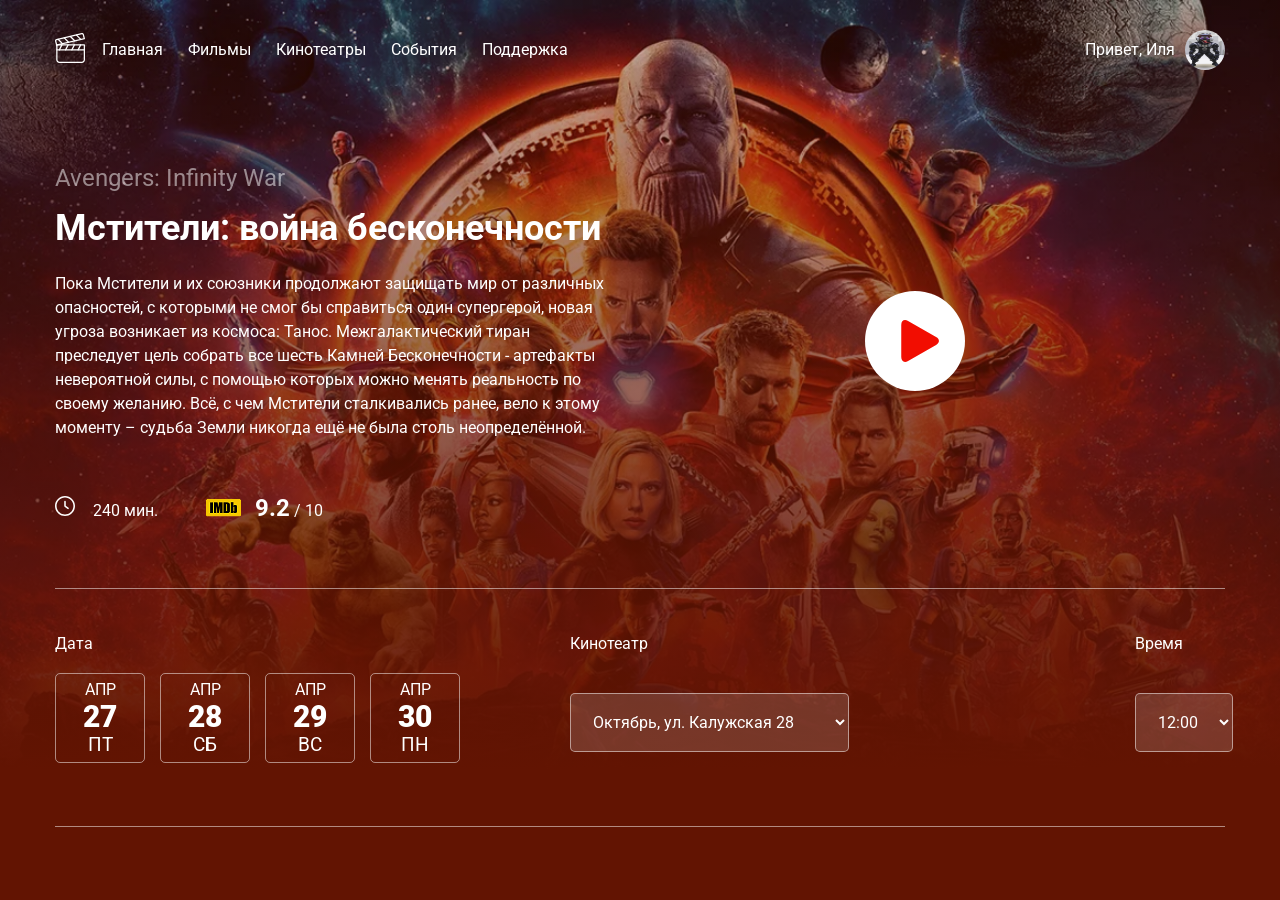
<file: главная/index.html>
<!DOCTYPE html>
<html lang="en">
<head>
    <meta charset="UTF-8">
    <meta name="viewport" content="width=device-width, initial-scale=1.0">
    <link rel="preconnect" href="https://fonts.googleapis.com">
<link rel="preconnect" href="https://fonts.gstatic.com" crossorigin>
<link href="https://fonts.googleapis.com/css2?family=Roboto:ital,wght@0,100..900;1,100..900&display=swap" rel="stylesheet">
    <link rel="stylesheet" href="css/normalize.css">
    <link rel="stylesheet" href="css/style.css">
    <title>Online Cinema</title>
</head>
<body>
    <header class="header">
        <div class="navbar container">
             <a href="#">
            <img src="image/logo.svg" alt="loga">
        </a>
        <nav class="nav">
            <ul class="menu">
                <li class="menu-item">
                    <a href="#" class="menu-link">Главная</a>
                </li>
                <li class="menu-item">
                    <a href="#" class="menu-link">Фильмы</a>
                </li>
                <li class="menu-item">
                    <a href="#" class="menu-link">Кинотеатры</a>
                </li>
                <li class="menu-item">
                    <a href="#" class="menu-link">События</a>
                </li>
                <li class="menu-item">
                    <a href="#" class="menu-link">Поддержка</a>
                </li>
            </ul>
        </nav>
        <div class="user">
            <span class="">Привет, Иля</span>
            <img class="avatar" src="image/dhZSL.jpg" alt="картинко">
        </div>
        </div><!-- /.navbar -->
        <div class="film container"> 
            <div class="film-info">
                <small class="film-title-small">Avengers: Infinity War</small>
                <h1 class="film-title">Мстители: война бесконечности</h1>
                <p class="film-description">Пока Мстители и их союзники продолжают защищать мир от различных опасностей, с которыми не смог бы справиться один супергерой, новая угроза возникает из космоса: Танос. Межгалактический тиран преследует цель собрать все шесть Камней Бесконечности - артефакты невероятной силы, с помощью которых можно менять реальность по своему желанию. Всё, с чем Мстители сталкивались ранее, вело к этому моменту – судьба Земли никогда ещё не была столь неопределённой.</p>
                <div class="film-details">
                <div class="time">
                    <img src="image/clock 1.svg" alt="clock" class="time-icon">
                    <span class="time-counter">240 мин.</span>
                </div>

                <div class="rating">
                    <img src="image/imdb.png" alt="imdb logo" class="rating-icon">
                    <span class="rating-counter">
                        <strong class="rating-current">9.2</strong> / 10
                    </span>
                </div>
            </div>
            <!-- /.film-details -->
            </div><!-- /.film-info -->
            <a href="#" class="film-trailer"><svg width="100" height="100" viewBox="0 0 100 100" fill="none" xmlns="http://www.w3.org/2000/svg">
<circle cx="50" cy="50" r="50" fill="white"/>
<g clip-path="url(#clip0_1_158)">
<path d="M43.0758 30.0033C39.3071 27.8416 36.2518 29.6125 36.2518 33.9556V66.0059C36.2518 70.3533 39.3071 72.1219 43.0758 69.9623L71.0893 53.8967C74.8592 51.7342 74.8592 48.2306 71.0893 46.0686L43.0758 30.0033Z" fill="#F20D01"/>
</g>
<defs>
<clipPath id="clip0_1_158">
<rect width="41.8013" height="41.8013" fill="white" transform="translate(34.1837 29.0816)"/>
</clipPath>
</defs>
</svg>
</a>
</div>
<!-- /.film -->
<div class="session container">

        <div class="session-date">
            <span class="session-label">Дата</span>

            <div class="session-date-block">
                <div class="session-date-item">
                    <span class="session-month">АПР</span>
                    <span class="session-day">27</span>
                    <span class="session-week">ПТ</span>
                </div>

                <div class="session-date-item">
                    <span class="session-month">АПР</span>
                    <span class="session-day">28</span>
                    <span class="session-week">СБ</span>
                </div>

                <div class="session-date-item">
                    <span class="session-month">АПР</span>
                    <span class="session-day">29</span>
                    <span class="session-week">ВС</span>
                </div>

                <div class="session-date-item">
                    <span class="session-month">АПР</span>
                    <span class="session-day">30</span>
                    <span class="session-week">ПН</span>
                </div>
            </div>
        </div>
        <!-- /.date -->
        <div class="session-cinema">
            <span class="session-label">Кинотеатр</span>

            <select class="select" name="cinema">
                <option value="Октябрь, ул. Калужская 28">
                    Октябрь, ул. Калужская 28
                </option>
                <option value="IMAX, ул. Ленина 12">
                    IMAX, ул. Ленина 12
                </option>
                <option value="CinemaMall, ул. Хороводная 5">
                    CinemaMall, ул. Хороводная 5
                </option>
            </select>
        </div>
        <!-- /.cinema -->
        <div class="session-time">
            <span class="session-label">Время</span>

            <select class="select" name="time">
                <option value="12:00">12:00</option>
                <option value="16:30">16:30</option>
                <option value="17:25">17:25</option>
            </select>
        </div>
        </div>
    </header>
</body>
</html>
</file>
<file: 4день/css/style.css>
* {
  box-sizing: border-box;
}
body {
  background-color: #621402;
  font-family: "Roboto", sans-serif;
  color: #fff;
}
.container {
  max-width: 1170px;
  margin: auto;
  width: 90%;
}
.header {
  padding-bottom: 60px;
  background: linear-gradient(180deg, rgba(98, 20, 2, 0.31) 0%, #621402 85.62%),
    url("../image/bg.png") no-repeat center top / cover;
}
.m-menu {
  display: none;
}

.navbar {
  display: flex;
  align-items: center;
  padding-top: 30px;
  padding-bottom: 30px;
}
.nav {
  position: relative;
}
.menu {
  list-style-type: none;
  display: flex;
  margin: 0;
  margin-left: 17px;
}
.menu-item {
  margin-right: 25px;
}
.menu-link {
  color: white;
  text-decoration: none;
}
.user {
  margin-left: auto;
  color: #fff;
  display: flex;
  align-items: center;
}
.avatar {
  width: 33px;
  height: 33px;
  border-radius: 50%;
  margin-left: 11px;
}
.film {
  margin-top: 60px;
  color: #fff;
}
.film-title-small {
  opacity: 0.5;
  font-size: 24px;
  line-height: 150%;
}
.film-title {
  font-size: 36px;
  line-height: 42px;
  margin-top: 11px;
  margin-bottom: 23px;
}
.film-description {
  font-size: 16px;
  line-height: 150%;
  max-width: 560px;
}
.film {
  display: flex;
  align-items: center;
}
.film-trailer {
  margin: auto;
}
.film-details {
  margin-top: 50px;
  display: flex;
  align-items: center;
}
.time {
  display: flex;
  align-items: center;
}
.time-icon {
  margin-right: 14px;
}
.rating {
  display: flex;
  align-items: center;
  margin-left: 34px;
}
.rating-icon {
  margin-right: 14px;
}
.rating-current {
  font-size: 24px;
  line-height: 150%;
}
.session {
  margin-top: 62px;
  padding-top: 46px;
  padding-bottom: 63px;
  border-top: 1px solid rgba(255, 255, 255, 0.5);
  border-bottom: 1px solid rgba(255, 255, 255, 0.5);
  display: flex;
  justify-content: space-between;
  align-items: flex-start;
}
.session-label {
  display: block;
  margin-bottom: 20px;
}
.session-date-block {
  display: flex;
}
.session-date-item {
  cursor: pointer;
  display: flex;
  flex-direction: column;
  border: 1px solid rgba(255, 255, 255, 0.5);
  border-radius: 5px;
  text-align: center;
  width: 90px;
  height: 90px;
  align-items: center;
  justify-content: center;
  margin-right: 15px;
  transition: background-color 0.2s;
}
.session-month {
  font-size: 16px;
  line-height: 19px;
}
.session-day {
  font-weight: 900;
  font-size: 30px;
  line-height: 35px;
}
.session-week {
  font-size: 19px;
  line-height: 22px;
}
.session-date-item:hover {
  background-color: #fe8e05;
  color: #621402;
}
.select {
  background: rgba(255, 255, 255, 0.15);
  border: 1px solid rgba(255, 255, 255, 0.5);
  border-radius: 5px;
  color: #fff;
  padding: 18px;
  cursor: pointer;
  margin-top: 15px;
}
.select-cinema {
  width: 470px;
}
.scheme {
  margin-bottom: 40px;
  background: rgba(36, 36, 36, 0.18);
  border-radius: 10px;
}
.scheme-svg {
  max-width: 1170px;
}
.scheme path:not(.light) {
  fill: rgba(255, 255, 255, 0.2);
  cursor: pointer;
}
.scheme path:not(.light):hover {
  fill: rgba(255, 255, 255, 0.5);
}
.scheme path.booked,
.scheme path.booked:hover {
  fill: rgba(255, 255, 255, 0.05);
  cursor: not-allowed;
}
.scheme path.active,
.scheme path.active:hover {
  fill: #fe8e05;
}
.legend {
  display: flex;
  align-items: center;
  border-top: 1px solid rgba(255, 255, 255, 0.5);
  max-width: 1024px;
  width: 90%;
  margin: auto;
  padding-top: 22px;
  padding-bottom: 38px;
}
.legend-label {
  display: flex;
  align-items: center;
  margin-right: 30px;
  color: rgba(255, 255, 255, 0.5);
}
.legend svg {
  margin-right: 15px;
}
.price {
  padding-top: 20px;
  padding-bottom: 40px;
  display: flex;
  align-items: center;
  justify-content: space-between;
}
.price-label {
  display: block;
  font-size: 18px;
  line-height: 21px;
}
.price-tag {
  font-size: 52px;
  line-height: 61px;
}
.button {
  display: block;
  background: #fe8e05;
  border-radius: 5px;
  color: #fff;
  font-weight: bold;
  font-size: 18px;
  line-height: 21px;
  padding: 24px 52px;
  text-decoration: none;
}
@media (max-width: 1200px) {
  .container {
    max-width: 960px;
  }
  .select-cinema {
    width: 100%;
  }
}
@media (max-width: 992px) {
  .container {
    max-width: 750px;
  }
  .session {
    flex-wrap: wrap;
  }
  .session-date {
    flex-basis: 70%;
    margin-bottom: 40px;
  }
  .session-time {
    order: 2;
  }
  .session-cinema {
    order: 3;
  }
  .menu-item {
    margin-right: 20px;
  }
}
@media (max-width: 768px) {
  .container {
    max-width: 560px;
  }
  .menu {
    position: absolute;
    left: 0;
    top: 40px;
    padding: 20px;
    margin-left: 20px;
    flex-direction: column;
    background-color: #621402;
    z-index: 9;
    border-radius: 10px;
    opacity: 0;
    visibility: hidden;
    transform: translateY(20%);
    transition: opacity 0.5s, transform 0.5s;
  }
  .menu-item:not(:last-child) {
    margin-bottom: 10px;
  }
  .m-menu {
    display: block;
    background-color: transparent;
    border: none;
    width: 40px;
    height: 40px;
    margin-left: 10px;
    cursor: pointer;
  }
  .is-open {
    opacity: 1;
    visibility: visible;
    transform: translateY(0);
  }
  .film-description {
    margin-right: 30px;
  }
  .film {
    flex-direction: column;
  }
  .film-trailer {
    margin-right: auto;
    margin-left: 0;
    margin-top: 40px;
  }
}
</file>
<file: главная/css/style.css>
* {
    box-sizing: border-box;
}
body {
    background-color: #621402;
    font-family: "Roboto", sans-serif;
    color: #fff;
}

.container {
    max-width: 1170px;
    margin: auto;
}

.header {
    min-height: 100vh;
    background: linear-gradient(180deg, rgba(98, 20, 2, 0.31) 0%, #621402 85.62%),
     url('../image/bg.png') no-repeat center top / cover;
}
.navbar {
    display: flex;
    align-items: center;
    padding-top: 30px;
    padding-bottom: 30px;
}

.menu {
    list-style-type: none;
    display: flex;
    margin: 0;
    margin-left: 17px;
    padding: 0;
}

.menu-item {
    margin-right: 25px;
}

.menu-link {
    color: white;
    text-decoration: none;
}

.user {
    margin-left: auto;
    color: #fff;
    display: flex;
    align-items: center;
}

.avatar {
    width: 40px;
    height: 40px;
    margin-left: 10px;
    border-radius: 50%;
}

.film {
    display: flex;
    align-items: center;
    margin-top: 60px;
    color: #fff;
}

.film-info {
    max-width: 600px;
}

.film-title-small {
    opacity: 0.5;
    font-size: 24px;
    line-height: 150%;
}

.film-title {
    font-size: 36px;
    line-height: 42px;
    margin-top: 11px;
    margin-bottom: 23px;
}

.film-description {
    font-size: 16px;
    line-height: 150%;
    max-width: 550px;
}

.film-trailer {
    margin: auto;
}

.film-details {
    display: flex;
    align-items: center;
    margin-top: 50px;
}

.time {
    margin-right: 14px;
}
.rating {
    display: flex;
    align-items: center;
}

.time-icon {
    margin-right: 14px;
}
.rating-icon {
    margin-right: 14px;
}

.rating {
    margin-left: 34px;
}

.rating-current {
    font-size: 24px;
    line-height: 150%;
}

.film-trailer {
    margin: auto;
}

.session {
    margin-top: 62px;
    padding-top: 46px;
    padding-bottom: 63px;
    border-top: 1px solid rgba(255, 255, 255, 0.5);
    border-bottom: 1px solid rgba(255, 255, 255, 0.5);
    display: flex;
    justify-content: space-between;
    align-items: flex-start;
}

.session-label {
    display: block;
    margin-bottom: 20px;
}

.session-date-block {
    display: flex;
}

.session-date-item {
    display: flex;
    flex-direction: column;
    border: 1px solid rgba(255, 255, 255, 0.5);
    border-radius: 5px;
    text-align: center;
    width: 90px;
    height: 90px;
    align-items: center;
    justify-content: center;
    margin-right: 15px;
    transition: background-color 0.2s;
    cursor: pointer;
}

.session-month {
    font-size: 16px;
    line-height: 19px;
}

.session-day {
    font-weight: 900;
    font-size: 30px;
    line-height: 35px;
}

.session-week {
    font-size: 19px;
    line-height: 22px;
}

.session-date-item:hover {
    background-color: #fe8e05;
    color: #621402;
}

.select {
    background: rgba(255, 255, 255, 0.15);
    border: 1px solid rgba(255, 255, 255, 0.5);
    border-radius: 5px;
    color: #fff;
    padding: 18px;
    cursor: pointer;
    margin-top: 20px;
}

.session-cinema {
    min-width: 470px;
}

.session-time {
    width: 90px;
}

.select option {
    color: #621402;
}
</file>
